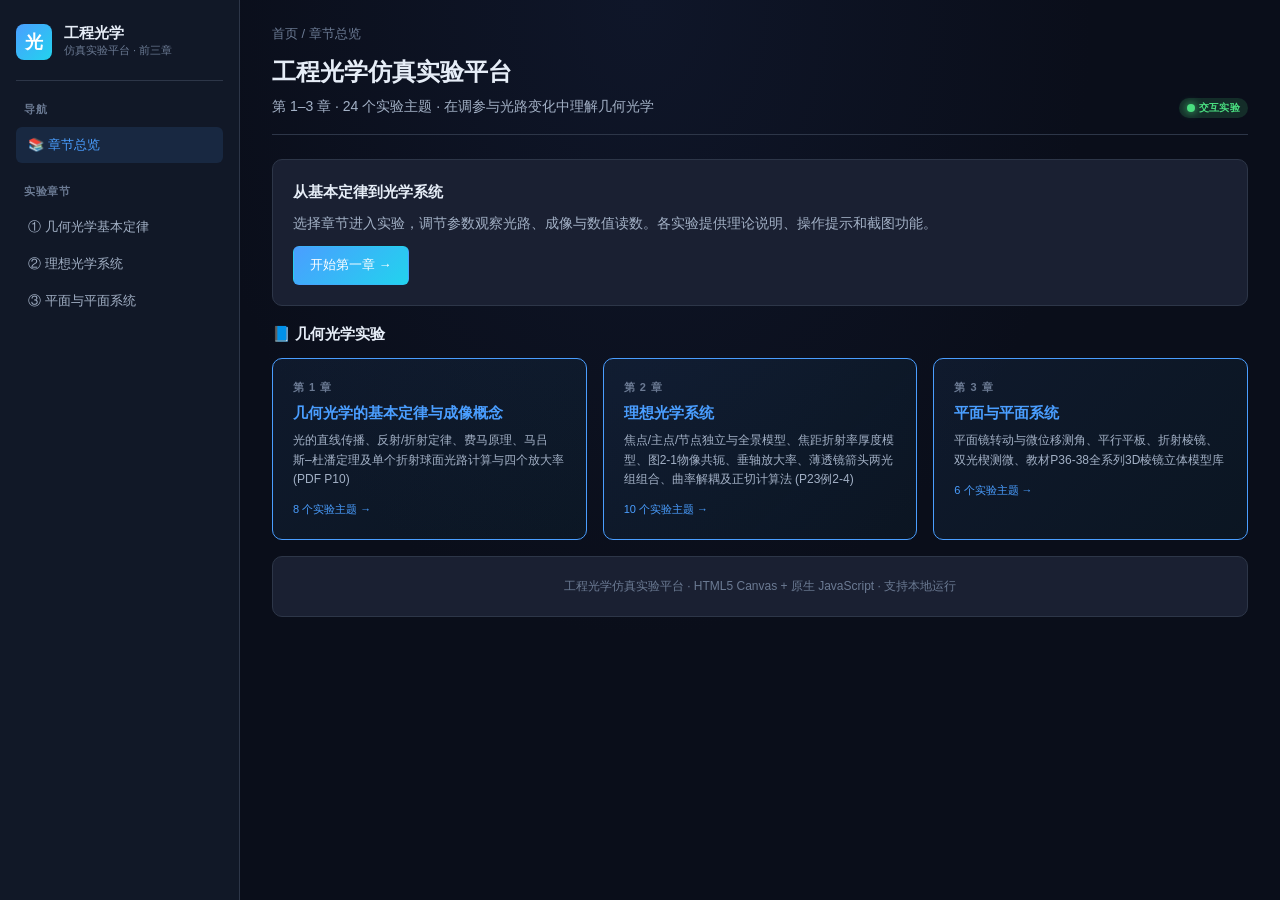
<file: index.html>
<!DOCTYPE html>
<html lang="zh-CN">
<head>
  <meta charset="UTF-8" />
  <meta name="viewport" content="width=device-width, initial-scale=1.0" />
  <title>工程光学仿真实验平台 · 第 1–3 章</title>
  <link rel="icon" type="image/svg+xml" href="favicon.svg" />
  <link rel="stylesheet" href="css/style.css?v=20260912a" />
</head>
<body>
  <div class="app">
    <aside class="sidebar">
      <div class="sidebar-header"><div class="logo">光</div><div><div class="logo-text">工程光学</div><div class="logo-subtitle">仿真实验平台 · 前三章</div></div></div>
      <div class="nav-section"><div class="nav-title">导航</div><ul class="nav-list"><li class="nav-item active"><a href="index.html">📚 章节总览</a></li></ul></div>
      <div class="nav-section"><div class="nav-title">实验章节</div><ul class="nav-list">
        <li class="nav-item"><a href="chapters/chapter1.html">① 几何光学基本定律</a></li>
        <li class="nav-item"><a href="chapters/chapter2.html">② 理想光学系统</a></li>
        <li class="nav-item"><a href="chapters/chapter3.html">③ 平面与平面系统</a></li>
      </ul></div>
    </aside>
    <main class="main">
      <div class="breadcrumb">首页 / 章节总览</div>
      <div class="page-header"><div><h1 class="page-title">工程光学仿真实验平台</h1><p class="page-subtitle">第 1–3 章 · 24 个实验主题 · 在调参与光路变化中理解几何光学</p></div><span class="pill pill-green"><span class="dot"></span> 交互实验</span></div>
      <div class="card mb-4"><div class="card-title mb-2">从基本定律到光学系统</div><p class="text-secondary">选择章节进入实验，调节参数观察光路、成像与数值读数。各实验提供理论说明、操作提示和截图功能。</p><a class="btn btn-primary mt-3" href="chapters/chapter1.html">开始第一章 →</a></div>
      <h2 class="card-title mb-3">📘 几何光学实验</h2>
      <div class="grid grid-3 mb-4" id="chapters-grid"></div>
      <div class="card mt-4"><p class="text-muted" style="font-size:12px;text-align:center;">工程光学仿真实验平台 · HTML5 Canvas + 原生 JavaScript · 支持本地运行</p></div>
    </main>
  </div>
  <script src="data/chapters.js?v=20260912a"></script>
  <script>
    const grid = document.getElementById("chapters-grid");
    CHAPTERS.forEach((chapter) => {
      const card = document.createElement("a");
      card.href = chapter.href;
      card.className = "chapter-card active";
      const number = document.createElement("div");
      number.className = "chapter-number";
      number.textContent = "第 " + chapter.id + " 章";
      const title = document.createElement("div");
      title.className = "chapter-name";
      title.textContent = chapter.name;
      const description = document.createElement("div");
      description.className = "chapter-desc";
      description.textContent = chapter.desc;
      const footer = document.createElement("div");
      footer.className = "chapter-footer";
      footer.textContent = chapter.topics.length + " 个实验主题 →";
      card.append(number, title, description, footer);
      grid.appendChild(card);
    });
  </script>
</body>
</html>
</file>
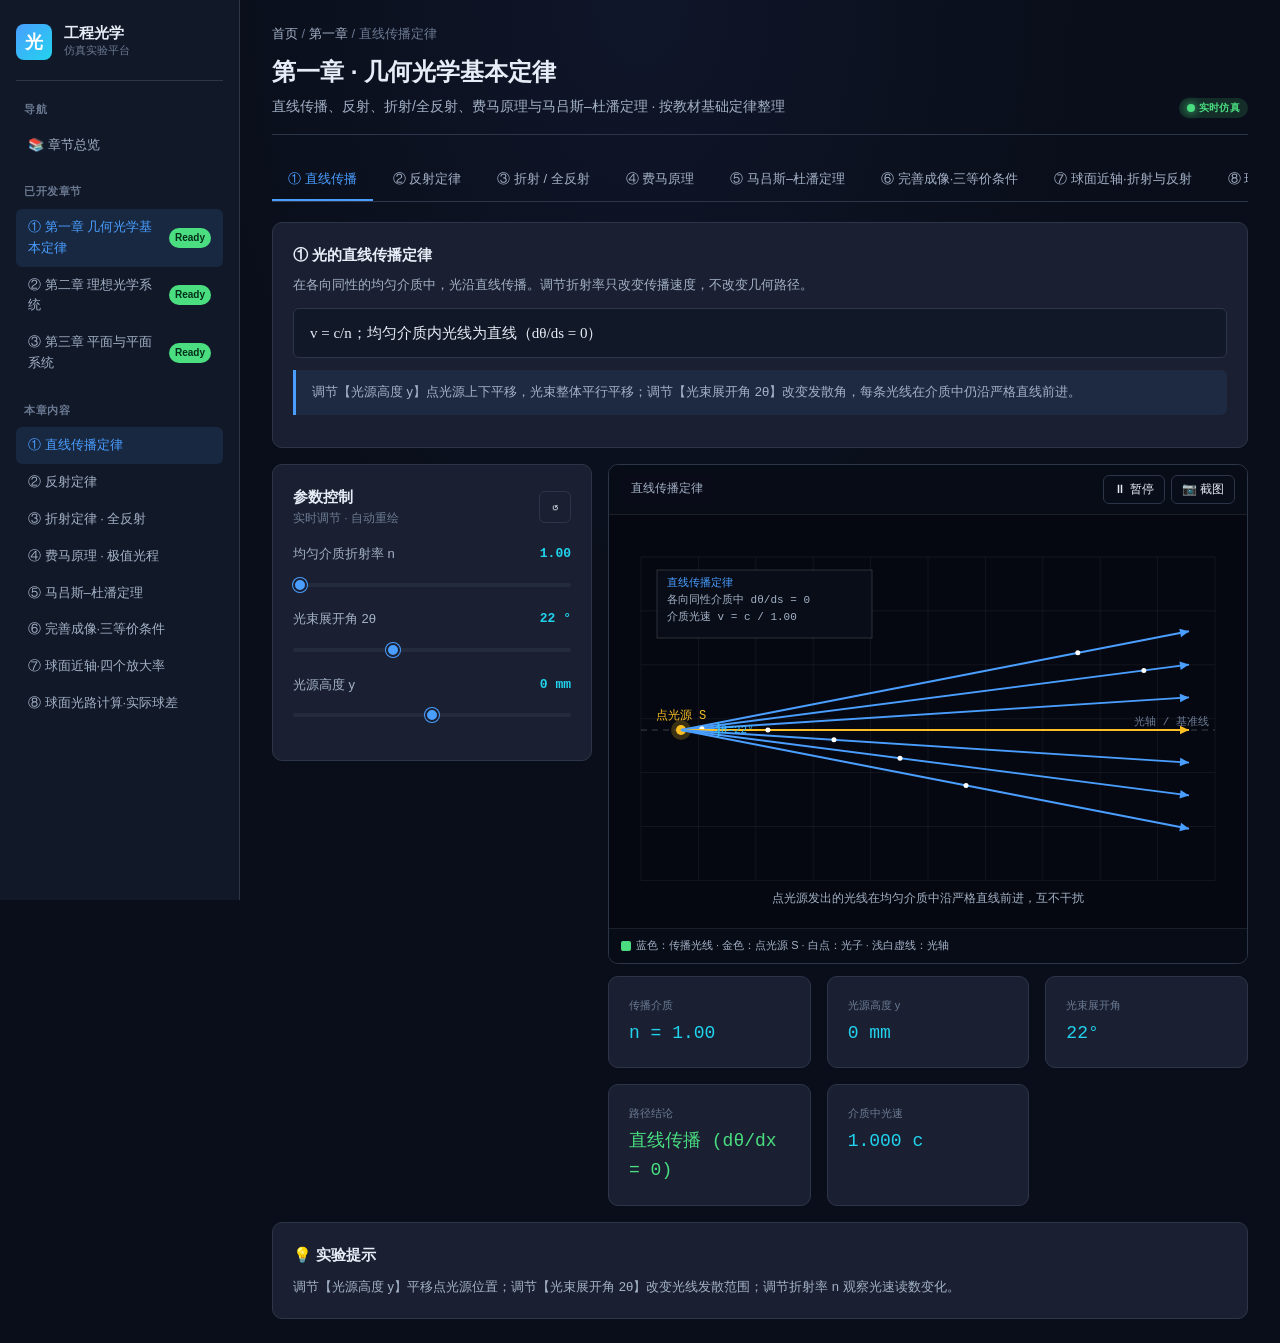
<file: chapters/chapter1.html>
<!DOCTYPE html>
<html lang="zh-CN">
<head>
  <meta charset="UTF-8" />
  <meta name="viewport" content="width=device-width, initial-scale=1.0" />
  <title>第一章 几何光学基本定律 · 工程光学仿真平台</title>
  <link rel="icon" type="image/svg+xml" href="../favicon.svg" />
  <link rel="stylesheet" href="../css/style.css?v=20260912a" />
</head>
<body>
  <div class="app">
        <aside class="sidebar">
      <div class="sidebar-header">
        <div class="logo">光</div>
        <div>
          <div class="logo-text">工程光学</div>
          <div class="logo-subtitle">仿真实验平台</div>
        </div>
      </div>

      <div class="nav-section">
        <div class="nav-title">导航</div>
        <ul class="nav-list">
          <li class="nav-item"><a href="../index.html">📚 章节总览</a></li>
        </ul>
      </div>

      <div class="nav-section">
        <div class="nav-title">已开发章节</div>
        <ul class="nav-list">
          <li class="nav-item active"><a href="chapter1.html">① 第一章 几何光学基本定律<span class="nav-badge">Ready</span></a></li>
          <li class="nav-item"><a href="chapter2.html">② 第二章 理想光学系统<span class="nav-badge">Ready</span></a></li>
          <li class="nav-item"><a href="chapter3.html">③ 第三章 平面与平面系统<span class="nav-badge">Ready</span></a></li>
        </ul>
      </div>

      <div class="nav-section">
        <div class="nav-title">本章内容</div>
        <ul class="nav-list" id="topic-nav"></ul>
      </div>
    </aside>

    <main class="main">
      <div class="breadcrumb"><a href="../index.html">首页</a> / <a href="chapter1.html">第一章</a> / <span id="bc-topic">直线传播定律</span></div>
      <div class="page-header"><div><h1 class="page-title">第一章 · 几何光学基本定律</h1><p class="page-subtitle">直线传播、反射、折射/全反射、费马原理与马吕斯–杜潘定理 · 按教材基础定律整理</p></div><span class="pill pill-green"><span class="dot"></span> 实时仿真</span></div>

      <div class="tabs" id="tabs">
        <div class="tab active" data-topic="straight">① 直线传播</div>
        <div class="tab" data-topic="reflection">② 反射定律</div>
        <div class="tab" data-topic="refraction">③ 折射 / 全反射</div>
        <div class="tab" data-topic="fermat">④ 费马原理</div>
        <div class="tab" data-topic="malus">⑤ 马吕斯–杜潘定理</div>
        <div class="tab" data-topic="perfect-imaging">⑥ 完善成像·三等价条件</div>
        <div class="tab" data-topic="sphere-paraxial">⑦ 球面近轴·折射与反射</div>
        <div class="tab" data-topic="sphere-exact">⑧ 球面实际光路·折射与反射</div>
      </div>

      <div class="card mb-4" id="theory-card"></div>
      <div class="grid workspace-grid">
        <div class="card" id="controls-panel"><div class="card-header"><div><div class="card-title">参数控制</div><div class="card-subtitle">实时调节 · 自动重绘</div></div><button class="btn btn-ghost btn-icon" id="reset-btn" title="恢复默认">↺</button></div><div id="controls"></div></div>
        <div><div class="viz-container" id="viz" style="height:500px;"><div class="viz-header"><div class="viz-title" id="viz-title">—</div><div class="viz-toolbar"><button class="btn" id="play-btn">⏸ 暂停</button><button class="btn" id="snapshot-btn">📷 截图</button></div></div><canvas id="canvas"></canvas><div class="viz-legend" id="legend"></div></div><div class="grid grid-3 mt-3" id="readouts"></div></div>
      </div>
      <div class="card mt-4"><div class="card-title mb-2">💡 实验提示</div><div class="text-secondary" id="hints" style="font-size:13px;line-height:1.8;"></div></div>
    </main>
  </div>

  <script src="../js/sim-core.js?v=20260912a"></script>
  <script src="../js/sim-geometric.js?v=20260912a"></script>
  <script>
    const TOPICS = {
      straight: { name: "直线传播定律", sidebar: "① 直线传播定律", theory: '<div class="card-title mb-2">① 光的直线传播定律</div><div class="text-secondary" style="font-size:13px;margin-bottom:12px;">在各向同性的均匀介质中，光沿直线传播。调节折射率只改变传播速度，不改变几何路径。</div><div class="formula">v = c/n；均匀介质内光线为直线（dθ/ds = 0）</div><div class="note">调节【光源高度 y】点光源上下平移，光束整体平行平移；调节【光束展开角 2θ】改变发散角，每条光线在介质中仍沿严格直线前进。</div>', hints: "调节【光源高度 y】平移点光源位置；调节【光束展开角 2θ】改变光线发散范围；调节折射率 n 观察光速读数变化。", legend: "蓝色：传播光线 · 金色：点光源 S · 白点：光子 · 浅白虚线：光轴" },
      reflection: { name: "反射定律", sidebar: "② 反射定律", theory: '<div class="card-title mb-2">② 光的反射定律</div><div class="text-secondary" style="font-size:13px;margin-bottom:12px;">反射光线、入射光线和入射点法线位于同一平面，反射角与入射角相等，且反射光线与入射光线分居法线两侧。</div><div class="formula">i = r；Δφ<sub>反射光</sub> = 2θ</div><div class="note">保持入射光线固定，旋转镜面 θ 时，法线同步旋转 θ，反射光方向随镜面转角改变 2 倍（2θ），这一性质在第三章测角模型中继续使用。</div>', hints: "改变入射光方向验证 i=r；保持入射光固定并转动镜面，观察法线转动 θ 时反射光线转动 2θ（绿色虚线为 θ=0° 时的初始反射光）。", legend: "蓝色：固定入射光 · 绿色：反射光 · 绿虚线：初始反射方向 · 黄色虚线：法线" },
      refraction: { name: "折射 / 全反射", sidebar: "③ 折射定律 · 全反射", theory: '<div class="card-title mb-2">③ 折射定律与全反射</div><div class="text-secondary" style="font-size:13px;margin-bottom:12px;">折射光线、入射光线和法线共面；入射角与折射角的正弦比由两介质折射率决定。</div><div class="formula">n₁ sin i = n₂ sin r；sin i<sub>c</sub> = n₂/n₁（n₁&gt;n₂）</div><div class="note">当光从光密介质进入光疏介质且 i≥i<sub>c</sub> 时，折射光消失，能量转为反射光，这就是全反射。</div>', hints: "把 n₁ 调大或 n₂ 调小，再逐步增加入射角，观察折射光在临界角处变为全反射。", legend: "蓝色：入射光 · 绿色：折射光 · 橙色：反射光" },
      fermat: {
        name: "费马原理与极值光程",
        sidebar: "④ 费马原理 · 极值光程",
        theory: '<div class="card-title mb-2">④ 费马原理 (Fermat\'s Principle)</div><div class="text-secondary" style="font-size:13px;margin-bottom:12px;">光在两点间传播的实际路径，是光程取极值（通常是极大、极小或恒定值，即一阶变分为零）的平稳光程路径。</div><div class="formula">δ ∫_A^B n · ds = 0 ； 几何光学基本定律均可由费马原理统一推导</div><div class="note"><b>物理意义与模型展示：</b><br>1. <b>反射极值路径：</b>在平面镜上移动测试反射点 x，从点 A 到点 B 的总光程 L(x) = |AP| + |PB| 形成下凹单峰曲线，其极值点严格对应入射角等于反射角 (i = r) 的物理路径！<br>2. <b>动态寻优：</b>可拖动【当前反射点位置】或点击播放，实时追踪光程曲线并在最优点（绿色虚线）处驻留。</div>',
        hints: "调节【当前反射点位置】观察下方坐标系中的测试黄点沿光程曲线移动；当光程达到理论最小值（绿色虚线）时，入射角严格等于反射角。",
        legend: "蓝色/绿色：入射与反射光线 · 紫色曲线：总光程 L(x) · 金色圆点：当前测试点 · 绿色虚线：极值最优点",
      },
      malus: { name: "马吕斯–杜潘定理", sidebar: "⑤ 马吕斯–杜潘定理", theory: '<div class="card-title mb-2">⑤ 马吕斯–杜潘定理（几何光学正交光线束）</div><div class="text-secondary" style="font-size:13px;margin-bottom:12px;">与第十一章偏振光的马吕斯偏振定律不同，本章讨论的是正交光线束与等光程波面定理：垂直于某一波面的光线束，经各向同性介质任意次反射或折射后，各光线仍与出射等光程波面严格正交。</div><div class="formula">光线方向 ∥ ∇S；n₁sin i = n₂sin r；等光程面 OPL = n₁s₁ + n₂s₂ = C ⟂ 光线</div><div class="note"><b>物理意义与双波面验证：</b><br>1. <b>平面波：</b>平行光束与平面波前正交，折射后仍为平面波面且处处垂直。<br>2. <b>球面波：</b>点光源 S 发出同心光束（球面波面 Σ₁），经界面折射后虽产生像差，但各光线到达出射波面 Σ₂ 的光程恒定（OPL 恒为常数），折射光线处处与新波面垂直正交！</div>', hints: "可在控制面板顶部切换【平面波 (平行光)】与【球面波 (点光源)】形态；调节折射率比、点光源物距与孔径角，观察折射光线与等光程波面始终保持 90° 正交标注。", legend: "蓝/绿：入射与折射光线 · 蓝/绿弧线：波面 Σ₁, Σ₂ · 橙色：全反射 · 90°/角符：正交标示" },
      "perfect-imaging": {
        name: "完善成像的基本概念与三个等价条件 (教材第二页)",
        sidebar: "⑥ 完善成像·三等价条件",
        theory: '<div class="card-title mb-2">⑥ 成像的基本概念与完善成像条件 (教材第 2 页)</div><div class="text-secondary" style="font-size:13px;margin-bottom:12px;">光学系统的作用之一是对物体成像。若一个物点对应的一束同心光束，经光学系统后仍为同心光束，该光束的中心即为该物点的完善像点。物体上每个点经光学系统后所成完善像点的集合就是该物体经光学系统后的完善像。</div><div class="formula-label">物像空间与实虚定义 (教材 P2)</div><div class="formula">物空间与像空间范围均为 (−∞, +∞)；<br>实际光线相交 ⇛ 实物 / 实像； 光线反向延长线相交 ⇛ 虚物 / 虚像</div><div class="formula-label">光学系统成完善像的三个等价条件 (满足其一即全部满足)</div><div class="formula">① <b>入射波面是球面波时，出射波面也是球面波</b>；<br>② <b>入射光是同心光束时，出射光也是同心光束</b>；<br>③ <b>物点及其像点之间任意两条光路的光程相等</b>：(AA′)₁ = (AA′)₂ = ... = 常数 (ΔOPL ≡ 0)</div><div class="note"><b>三大条件的内在统一性与物理实质：</b><br>1. <b>马吕斯–杜潘定理桥梁：</b>根据马吕斯定理，光线束恒垂直于等光程波面。同心光线束的正交波面必定是以其汇聚中心为球心的同心球面波，因此条件①与条件②互为充要条件。<br>2. <b>费马原理与零波像差：</b>同一波前各点到像点的光程恒等，由物点到像点的任意光路总光程必恒等，即条件③等价于无波像差 (ΔW = 0)。<br>3. <b>像差产生的本质：</b>当任何一个条件不满足（如球差导致光束不再同心交于一点），出射波面必定偏离球面，各光线光程也必定不相等，三者同步被破坏！</div>',
        hints: "可在控制面板切换【综合三等价】、【① 球面波面】、【② 同心光束】与【③ 任意光路等光程】四种视角；对比【完善成像系统】与【非完善系统 (产生球差)】，观察出射波面变形、焦散弥散斑与光程差 ΔOPL 的同步涌现。",
        legend: "金色：物点 A 及同心光束 · 绿色：完善像点 A′ · 橙色：球差弥散斑与像差波面 · 弧线：球面波面 Σ₁, Σ₂ · ⊥：正交符"
      },
      "sphere-paraxial": {
        name: "单个球面 (折射与反射) · 近轴光路与四个放大率",
        sidebar: "⑦ 球面近轴·四个放大率",
        theory: '<div class="card-title mb-2">⑦ 单个球面 (折射与反射) · 近轴光路与四个放大率 (教材 P3-5 / PDF 第10页)</div><div class="text-secondary" style="font-size:13px;margin-bottom:12px;">在近轴区 (sinθ ≈ θ)，物点与像点一一对应。折射球面与反射球面镜遵循统一的高斯共轭规律 (反射镜令 n′ = −n)。</div><div class="formula-label">折射球面物像公式与焦距 (式 1-10 ~ 1-12)</div><div class="formula">n′/l′ − n/l = (n′ − n)/r = Φ；  f = −nr/(n′−n)，f′ = n′r/(n′−n)</div><div class="formula-label">球面反射镜公式 (令 n′ = −n，凹面镜 r&lt;0，凸面镜 r&gt;0)</div><div class="formula">1/l′ + 1/l = 2/r = 1/f；  f = f′ = r/2；  凹面镜会聚，凸面镜发散</div><div class="formula-label">近轴光线光路计算与近轴孔径高 h (式 1-5 ~ 1-8)</div><div class="formula">u ≈ h/|l|，  i = (l−r)u/r，  i′ = (n/n′)i，  u′ = u + i − i′，  l′ = r(1 + i′/u′)</div><div class="formula-label">四个放大率计算体系 (教材表 1-2)</div><div class="formula">① 垂轴放大率 (横向线放大率): β = y′/y = n l′ / (n′ l) = (l′ − r)/(l − r)<br>② 轴向放大率 (纵向放大率): α = dl′/dl = (n′/n) β²<br>③ 角放大率: γ = u′/u = (n/n′)(1/β) = l/l′<br>④ 面积放大率 (垂轴截面): S = β²； 体积放大率: V = αβ² = (n′/n) β⁴</div><div class="note"><b>放大率规律与物理意义：</b><br>1. 放大率基本关系恒成立：<b>α · γ = β</b>。<br>2. <b>拉赫不变量</b> (Lagrange-Helmholtz Invariant)：J = n y u = n′ y′ u′ = 常数。<br>3. <b>孔径高与面型切换：</b>可在控制面板选择【折射球面】或【反射球面镜】；调节【近轴孔径高 h】实时改变孔径光线高度与孔径角 u、u′。</div>',
        hints: "可在控制面板切换【折射球面】与【反射球面镜】；调节近轴孔径高 h 观察孔径光线位置与孔径角 u, u′ 动态变化；调节曲率半径 r、物距 l 与物高 y，观察实像/虚像与四大放大率。",
        legend: "金色：物 A · 绿色/紫色：实像/虚像 A′ · 天蓝：近轴孔径光线(h) · 蓝/黄/青：经典成像光线 · 橙色：球心 C"
      },
      "sphere-exact": {
        name: "单个球面 (折射与反射) · 实际光路追迹与球差",
        sidebar: "⑧ 球面光路计算·实际球差",
        theory: '<div class="card-title mb-2">⑧ 单个球面 (折射与反射) · 实际光线光路追踪 (教材 P3-4 / PDF 第10页)</div><div class="text-secondary" style="font-size:13px;margin-bottom:12px;">对于大孔径角 U 的实际光线，必须严格依据折射/反射定律进行三角追踪。不同孔径光线交轴点与近轴焦点之差即为纵向球差。</div><div class="formula-label">折射球面实际光线计算公式 (式 1-1 ~ 1-4)</div><div class="formula">sin I = (L − r) · (sin U / r)<br>sin I′ = (n / n′) · sin I   (折射定律，|sin I′| &gt; 1 时发生全反射)<br>U′ = U + I − I′<br>L′ = r · (1 + sin I′ / sin U′)</div><div class="formula-label">球面反射镜实际光线计算公式 (I′ = −I)</div><div class="formula">sin I = (L − r) · (sin U / r)<br>U′ = U + 2I<br>L′ = r · (1 − sin I / sin U′)</div><div class="formula-label">纵向球差与实际放大率</div><div class="formula">纵向球差: δL′ = L′ − l′  (实际像方截距 L′ 与近轴像距 l′ 的偏离量)<br>实际垂轴放大率: β<sub>real</sub> = (L′ − r)/(L − r) = n sin U / (n′ sin U′)<br>实际角放大率: γ<sub>real</sub> = tan U′ / tan U</div><div class="note"><b>物理现象与球差焦散线：</b><br>1. 随着孔径角 U 增大，边缘光线偏折加剧，交轴截距 L′ 与近轴焦点 l′ 分离，形成<b>球差</b>。<br>2. 无论是折射界面还是反射球面镜，不同孔径辅助光束均展现出特征包络焦散线 (Caustic)。</div>',
        hints: "可在控制面板切换【折射球面】与【反射球面镜】；调节孔径角 U 观察实际光线交轴点 L′ 与近轴像距 l′ 的偏差（纵向球差 δL′）；改变物方截距 L 与曲率半径 r，验证球差焦散线。",
        legend: "蓝色：实际入射光 · 绿色：实际折射/反射光 · 黄色虚线：法线 · 青色点：近轴像距 l′ · 橙色线段：纵向球差 δL′"
      },
    };
    const tabs = document.querySelectorAll("#tabs .tab");
    const nav = document.getElementById("topic-nav");
    Object.entries(TOPICS).forEach(([key, topic], index) => { const li = document.createElement("li"); li.className = "nav-item" + (index === 0 ? " active" : ""); li.innerHTML = `<a href="#" data-key="${key}">${topic.sidebar}</a>`; nav.appendChild(li); });
    const navItems = [...nav.querySelectorAll(".nav-item")];
    let simInstance;
    function switchTopic(key) {
      const topic = TOPICS[key];
      tabs.forEach((tab) => tab.classList.toggle("active", tab.dataset.topic === key));
      navItems.forEach((item) => item.classList.toggle("active", item.querySelector("a").dataset.key === key));
      document.getElementById("theory-card").innerHTML = topic.theory;
      document.getElementById("bc-topic").textContent = topic.name;
      document.getElementById("viz-title").textContent = topic.name;
      document.getElementById("hints").innerHTML = topic.hints;
      document.getElementById("legend").innerHTML = `<div class="viz-legend-item"><span class="viz-legend-dot" style="background:#4ade80"></span>${topic.legend}</div>`;
      if (simInstance) simInstance.destroy();
      simInstance = new GeometricSim("canvas", "controls", key);
      document.getElementById("play-btn").textContent = simInstance.params.play ? "⏸ 暂停" : "▶ 播放";
      document.getElementById("reset-btn").onclick = () => { simInstance.reset(); document.getElementById("play-btn").textContent = simInstance.params.play ? "⏸ 暂停" : "▶ 播放"; };
      document.getElementById("play-btn").onclick = (event) => simInstance.togglePlay(event.currentTarget);
      document.getElementById("snapshot-btn").onclick = () => simInstance.snapshot();
    }
    tabs.forEach((tab) => tab.addEventListener("click", () => switchTopic(tab.dataset.topic)));
    navItems.forEach((item) => item.querySelector("a").addEventListener("click", (event) => { event.preventDefault(); switchTopic(event.currentTarget.dataset.key); }));
    document.addEventListener("DOMContentLoaded", () => switchTopic("straight"));
  </script>
</body>
</html>
</file>
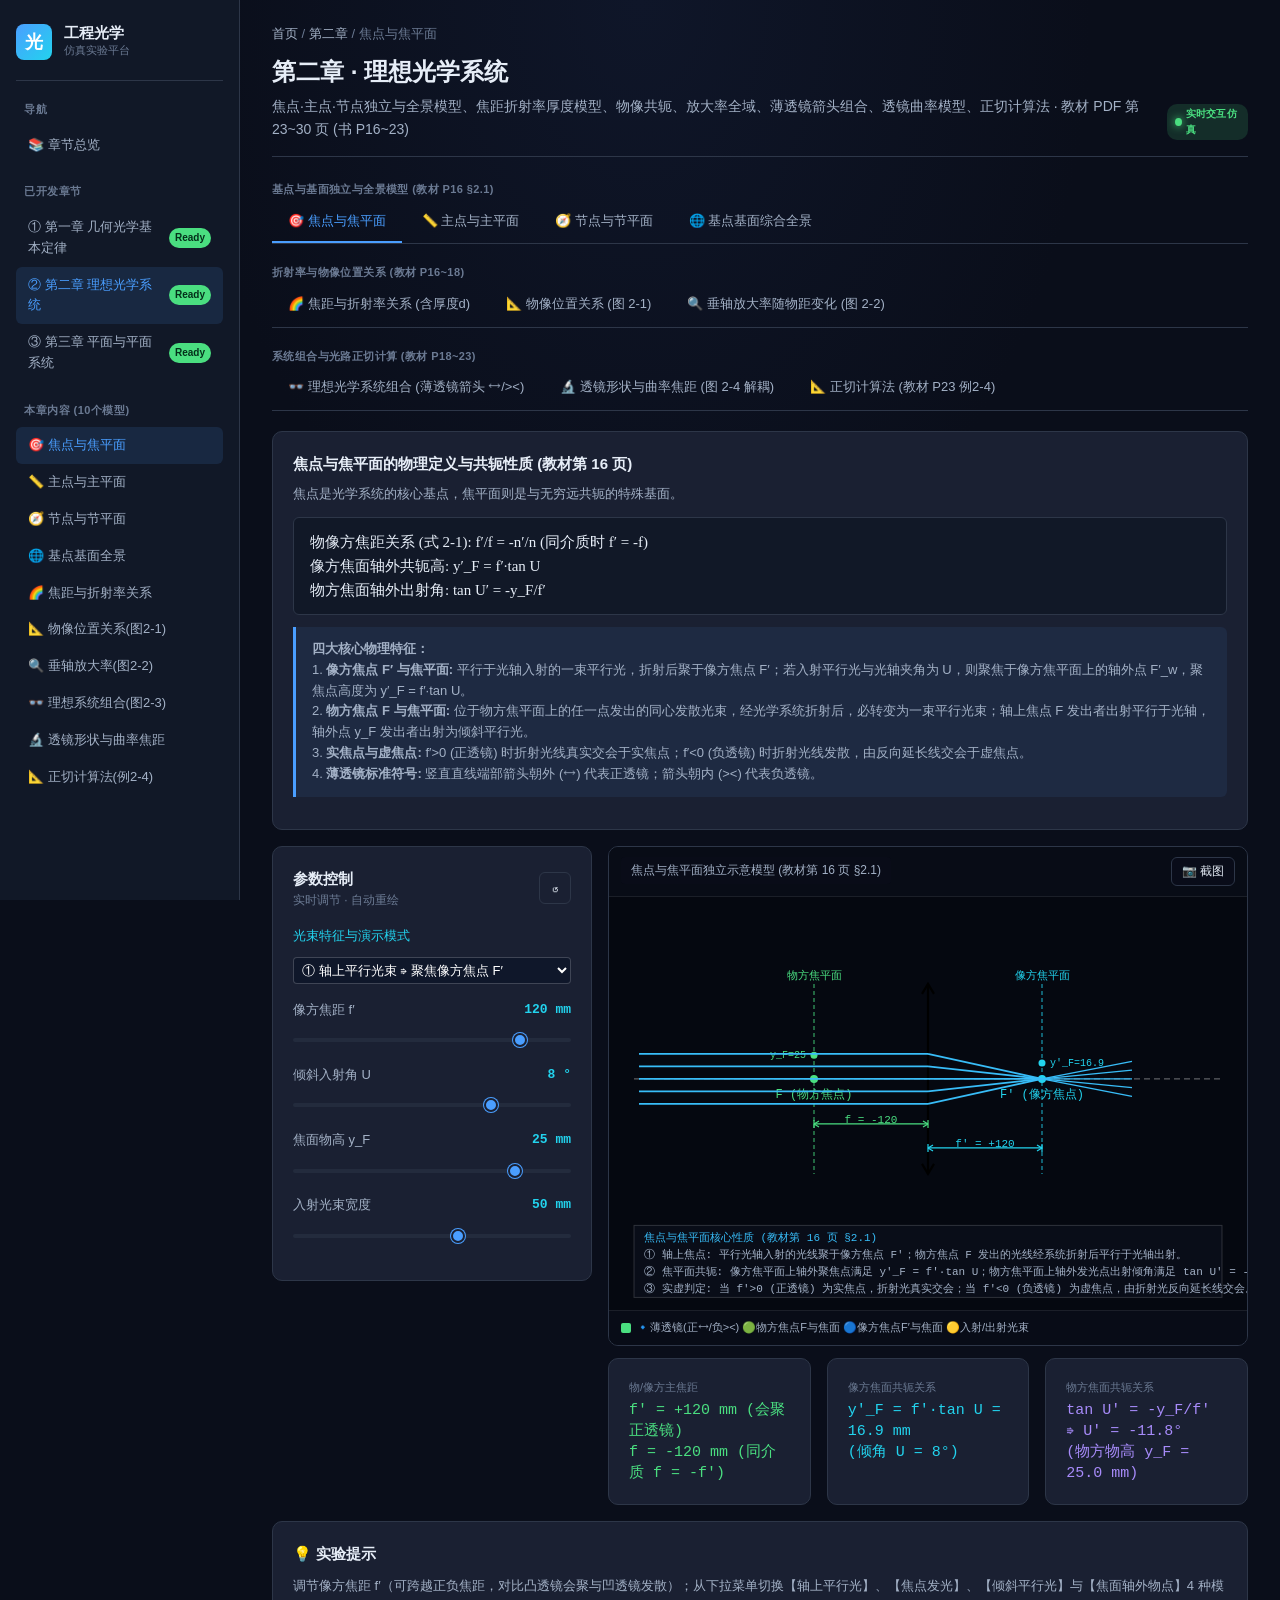
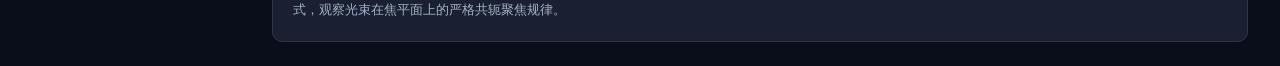
<file: chapters/chapter2.html>
<!DOCTYPE html>
<html lang="zh-CN">
<head>
  <meta charset="UTF-8" />
  <meta name="viewport" content="width=device-width, initial-scale=1.0" />
  <title>第二章 理想光学系统 · 工程光学仿真平台</title>
  <link rel="icon" type="image/svg+xml" href="../favicon.svg" />
  <link rel="stylesheet" href="../css/style.css?v=20260912a" />
</head>
<body>
  <div class="app">
    <aside class="sidebar">
      <div class="sidebar-header">
        <div class="logo">光</div>
        <div>
          <div class="logo-text">工程光学</div>
          <div class="logo-subtitle">仿真实验平台</div>
        </div>
      </div>

      <div class="nav-section">
        <div class="nav-title">导航</div>
        <ul class="nav-list">
          <li class="nav-item"><a href="../index.html">📚 章节总览</a></li>
        </ul>
      </div>

      <div class="nav-section">
        <div class="nav-title">已开发章节</div>
        <ul class="nav-list">
          <li class="nav-item"><a href="chapter1.html">① 第一章 几何光学基本定律<span class="nav-badge">Ready</span></a></li>
          <li class="nav-item active"><a href="chapter2.html">② 第二章 理想光学系统<span class="nav-badge">Ready</span></a></li>
          <li class="nav-item"><a href="chapter3.html">③ 第三章 平面与平面系统<span class="nav-badge">Ready</span></a></li>
        </ul>
      </div>

      <div class="nav-section">
        <div class="nav-title">本章内容 (10个模型)</div>
        <ul class="nav-list" id="topic-nav">
          <!-- Dynamically populated by JS -->
        </ul>
      </div>
    </aside>

    <main class="main">
      <div class="breadcrumb"><a href="../index.html">首页</a> / <a href="chapter2.html">第二章</a> / <span id="bc-topic">焦点与焦平面</span></div>
      <div class="page-header">
        <div>
          <h1 class="page-title">第二章 · 理想光学系统</h1>
          <p class="page-subtitle">焦点·主点·节点独立与全景模型、焦距折射率厚度模型、物像共轭、放大率全域、薄透镜箭头组合、透镜曲率模型、正切计算法 · 教材 PDF 第 23~30 页 (书 P16~23)</p>
        </div>
        <span class="pill pill-green"><span class="dot"></span> 实时交互仿真</span>
      </div>

      <div class="chapter9-tab-group-title">基点与基面独立与全景模型 (教材 P16 §2.1)</div>
      <div class="tabs" id="cardinal-tabs">
        <div class="tab active" data-topic="focal-plane">🎯 焦点与焦平面</div>
        <div class="tab" data-topic="principal-plane">📏 主点与主平面</div>
        <div class="tab" data-topic="nodal-plane">🧭 节点与节平面</div>
        <div class="tab" data-topic="cardinal">🌐 基点基面综合全景</div>
      </div>

      <div class="chapter9-tab-group-title">折射率与物像位置关系 (教材 P16~18)</div>
      <div class="tabs" id="image-tabs">
        <div class="tab" data-topic="focal-index">🌈 焦距与折射率关系 (含厚度d)</div>
        <div class="tab" data-topic="gauss-newton">📐 物像位置关系 (图 2-1)</div>
        <div class="tab" data-topic="magnification">🔍 垂轴放大率随物距变化 (图 2-2)</div>
      </div>

      <div class="chapter9-tab-group-title">系统组合与光路正切计算 (教材 P18~23)</div>
      <div class="tabs" id="combo-tabs">
        <div class="tab" data-topic="ideal-combo">👓 理想光学系统组合 (薄透镜箭头 ⟷/&gt;&lt;)</div>
        <div class="tab" data-topic="thick-lens">🔬 透镜形状与曲率焦距 (图 2-4 解耦)</div>
        <div class="tab" data-topic="tangent-method">📐 正切计算法 (教材 P23 例2-4)</div>
      </div>

      <div class="card mb-4" id="theory-card"></div>
      
      <div class="grid workspace-grid">
        <div class="card" id="controls-panel">
          <div class="card-header">
            <div>
              <div class="card-title">参数控制</div>
              <div class="card-subtitle">实时调节 · 自动重绘</div>
            </div>
            <button class="btn btn-ghost btn-icon" id="reset-btn" title="恢复默认">↺</button>
          </div>
          <div id="controls"></div>
        </div>
        <div>
          <div class="viz-container" id="viz" style="height:500px;">
            <div class="viz-header">
              <div class="viz-title" id="viz-title">仿真视图</div>
              <div class="viz-toolbar">
                <button class="btn" id="play-btn">▶ 播放</button>
                <button class="btn" id="snapshot-btn">📷 截图</button>
              </div>
            </div>
            <canvas id="canvas"></canvas>
            <div class="viz-legend" id="legend"></div>
          </div>
          <div class="grid grid-3 mt-3" id="readouts"></div>
        </div>
      </div>
      <div class="card mt-4">
        <div class="card-title mb-2">💡 实验提示</div>
        <div class="text-secondary" id="hints" style="font-size:13px;line-height:1.8;"></div>
      </div>
    </main>
  </div>
  <script src="../js/sim-core.js?v=20260912a"></script>
  <script src="../js/sim-geometric.js?v=20260912a"></script>
  <script>
    const TOPICS = {
      "focal-plane": {
        name: "焦点与焦平面独立示意模型 (教材第 16 页 §2.1)",
        sidebar: "🎯 焦点与焦平面",
        theory: '<div class="card-title mb-2">焦点与焦平面的物理定义与共轭性质 (教材第 16 页)</div><div class="text-secondary" style="font-size:13px;margin-bottom:12px;">焦点是光学系统的核心基点，焦平面则是与无穷远共轭的特殊基面。</div><div class="formula">物像方焦距关系 (式 2-1): f′/f = -n′/n (同介质时 f′ = -f)<br>像方焦面轴外共轭高: y′_F = f′·tan U<br>物方焦面轴外出射角: tan U′ = -y_F/f′</div><div class="note"><b>四大核心物理特征：</b><br>1. <b>像方焦点 F′ 与焦平面:</b> 平行于光轴入射的一束平行光，折射后聚于像方焦点 F′；若入射平行光与光轴夹角为 U，则聚焦于像方焦平面上的轴外点 F′_w，聚焦点高度为 y′_F = f′·tan U。<br>2. <b>物方焦点 F 与焦平面:</b> 位于物方焦平面上的任一点发出的同心发散光束，经光学系统折射后，必转变为一束平行光束；轴上焦点 F 发出者出射平行于光轴，轴外点 y_F 发出者出射为倾斜平行光。<br>3. <b>实焦点与虚焦点:</b> f′>0 (正透镜) 时折射光线真实交会于实焦点；f′<0 (负透镜) 时折射光线发散，由反向延长线交会于虚焦点。<br>4. <b>薄透镜标准符号:</b> 竖直直线端部箭头朝外 (⟷) 代表正透镜；箭头朝内 (><) 代表负透镜。</div>',
        hints: "调节像方焦距 f′（可跨越正负焦距，对比凸透镜会聚与凹透镜发散）；从下拉菜单切换【轴上平行光】、【焦点发光】、【倾斜平行光】与【焦面轴外物点】4 种模式，观察光束在焦平面上的严格共轭聚焦规律。",
        legend: "🔹薄透镜(正⟷/负><) 🟢物方焦点F与焦面 🔵像方焦点F′与焦面 🟡入射/出射光束"
      },
      "principal-plane": {
        name: "主点与主平面独立示意模型 (教材第 16 页 §2.1)",
        sidebar: "📏 主点与主平面",
        theory: '<div class="card-title mb-2">主点与主平面：垂轴放大率 β = +1 的共轭平面 (教材第 16 页)</div><div class="text-secondary" style="font-size:13px;margin-bottom:12px;">主平面是表征理想光学系统横向放大性质与折射位置基准的关键基面。</div><div class="formula">垂轴放大率定义: β = y′_H / y_H = +1.000<br>主面截距高度恒等: h′ ≡ h (光线在两主面之间平行光轴等高传递)<br>角偏折量: tan U′ - tan U = -h / f′</div><div class="note"><b>核心性质精析：</b><br>1. <b>等高传递性 (h′ = h):</b> 任何光线自物方入射到物方主面 H，交点高度为 h；则对应的出射共轭光线必自像方主面 H′ 的完全相同高度 h′ 处出射！两主面之间光线恒作水平平移。<br>2. <b>β = +1 的物理意义:</b> 在物方主面上放置任意高度的物体 y_H，其在像方主面上成的共轭像大小严格相等、方向严格相同 (y′_H = y_H)，既不倒立也不缩放。<br>3. <b>距离度量基准:</b> 理想光学系统中，物距 l 恒以物主点 H 为度量起点；像距 l′ 恒以像主点 H′ 为度量起点。物方焦距 f = HF，像方焦距 f′ = H′F′。</div>',
        hints: "调节入射高度 h 与入射角 U，观察光线穿过主平面时 Q(H,h) 至 Q′(H′,h) 的等高水平连线；勾选【在主面上放置物体】，动态验证两主面共轭物像垂轴放大率严格等于 +1.000；调节主面间距 d_H 可观察薄透镜重合 (d_H=0) 与厚透镜分离。",
        legend: "🔹物方主面H 🔷像方主面H′ 🟡等高光线(h′=h) 🟣主面共轭物像(β=+1)"
      },
      "nodal-plane": {
        name: "节点与节平面独立示意模型 (教材第 16 页 §2.1 式 2-3)",
        sidebar: "🧭 节点与节平面",
        theory: '<div class="card-title mb-2">节点与节平面：角放大率 γ = +1 的共轭点 (教材第 16 页)</div><div class="text-secondary" style="font-size:13px;margin-bottom:12px;">节点是决定光线方向不发生角偏折的关键共轭点，其位置受介质折射率直接控制。</div><div class="formula">角放大率定义: γ = tan U′ / tan U = +1.000 (出射光与入射光严格平行)<br>节点坐标 (式 2-3): x_J = f′ , x′_J = f<br>节点相对主面位移: Δ_J = f + f′ = f′(1 - n/n′)</div><div class="note"><b>节点与介质核心规律：</b><br>1. <b>方向不变性 (γ = +1):</b> 凡是瞄准物方节点 J 入射的光线（倾角为 U），折射后必通过像方节点 J′，且出射倾角 U′ 严格等于入射角 U，光线方向绝不改变。<br>2. <b>同一介质 (n = n′):</b> 此时 f = -f′，节点相对主面位移 Δ_J = 0！因此在空气中的光学系统中，节平面与主平面完全重合 (J ≡ H, J′ ≡ H′)。<br>3. <b>不同介质 (n ≠ n′):</b> 如人眼模型 (外侧空气 n=1.0，内侧房水/玻璃体 n′=1.336) 或水下镜头，物像方焦距不等，节平面明显脱离主平面发生位移 Δ_J！</div>',
        hints: "可直接选择【人眼光学模型】、【物像同在空气中】或【水下物镜】预设；调节入射角 U，动态检验出射角与入射角完全相等 (γ = 1.000)；调节 n 与 n′，观察节点 J, J′ 相对主面 H, H′ 的位移过程。",
        legend: "🔹主平面H,H′ 🟡节平面J,J′ 🟢平行共轭光线(U′=U) 🟣位移量Δ_J"
      },
      "cardinal": {
        name: "基点与基面综合全景模型 (教材 P16 §2.1)",
        sidebar: "🌐 基点基面全景",
        theory: '<div class="card-title mb-2">理想光学系统的三对基点与基面全景图 (教材第 16 页)</div><div class="text-secondary" style="font-size:13px;margin-bottom:12px;">同屏综合展示焦点 (F, F′)、主点 (H, H′) 与节点 (J, J′) 及三对基面与全套特征光路追迹。</div><div class="formula">物像方焦距关系 (式 2-1): f′/f = -n′/n<br>节点位移关系 (式 2-3): Δ_J = f + f′ = f′(1 - n/n′)<br>高斯成像公式: f′/l′ + f/l = 1</div><div class="note"><b>三对基面功能总揽：</b><br>• <b>焦平面 (F, F′):</b> 决定系统的聚光与准直能力，与无穷远共轭；<br>• <b>主平面 (H, H′):</b> 垂轴放大率 β = +1，等高传递 h′=h，为物距与像距的起算基准；<br>• <b>节平面 (J, J′):</b> 角放大率 γ = +1，穿过节点光线平行无偏角，n=n′ 时与主面重合。</div>',
        hints: "调节物距与物高，观察三条经典特征光线（平行光轴过焦点、过主面等高传递、过节点平行出射）在像点处的完美重合；调节 n 与 n′ 可观察节平面的联动平移。",
        legend: "🔹物/像 🔸主平面(β=+1) 🟡节平面(γ=+1) 🟢焦平面"
      },
      "focal-index": {
        name: "焦距与折射率及厚度关系模型 (教材 P16 式 2-1 与 P20 式 2-13, 2-14)",
        sidebar: "🌈 焦距与折射率关系",
        theory: '<div class="card-title mb-2">焦距与折射率关系 · 介质环境效应与中心厚度贡献 (教材 P16 & P20)</div><div class="text-secondary" style="font-size:13px;margin-bottom:12px;">透镜的焦距取决于材料折射率 n_g、环境折射率 n₀、前后曲率半径 r₁, r₂ 以及中心厚度 d。</div><div class="formula">厚透镜精确光焦度公式 (教材 P20 式 2-14):<br>Φ = [(n_g - n₀)/n₀](1/r₁ - 1/r₂) + [(n_g - n₀)²/(n_g n₀)]·d/(r₁r₂)<br>f′ = 1/Φ  (薄透镜为 d=0 的极限情形)</div><div class="note"><b>物理现象与厚度效应深度剖析：</b><br>1. <b>中心厚度 d 贡献项:</b> 式中第二项为厚度附加项，当透镜较厚且曲率较小时，中心厚度会显著改变系统总光焦度；d=0 时精确退化为经典薄透镜公式。<br>2. <b>介质折射率匹配 (n_g = n₀):</b> 透镜置于折射率相同的介质中（如玻璃放入匹配浸油），两相界面无任何折射，平行光直通穿过，透镜完全“隐形”，f′→∞。<br>3. <b>介质反向效应 (n_g < n₀):</b> 当环境折射率高于透镜时（如水中的空气泡或高折射率液体中的低折射率透镜），几何双凸透镜反转为发散负透镜！</div>',
        hints: "调节中心厚度 d，观察透镜实体厚度与光焦度数值的实时变化；调节环境折射率 n₀ 与材料折射率 n_g，体验平行光束从会聚到直穿再到发散的逆转过程；右侧图表支持切换以 n₀、n_g 或厚度 d 作为横轴绘制关系曲线。",
        legend: "🔹透镜实体(含厚度d) 🔸折射光束 🟢焦点F′ 🟣f′-X 关系曲线 🟡当前工作点"
      },
      "gauss-newton": {
        name: "理想光学系统的物像位置关系 (教材第 17 页 图 2-1)",
        sidebar: "📐 物像位置关系(图2-1)",
        theory: '<div class="card-title mb-2">理想光学系统的物像位置关系 · 图 2-1 经典作图 (教材第 17 页)</div><div class="text-secondary" style="font-size:13px;margin-bottom:12px;">100% 还原蔡怀宇教材图 2-1 的作图法则与几何标尺体系，统一牛顿公式与高斯公式。</div><div class="formula">牛顿公式 (式 2-4): x·x′ = f·f′<br>高斯公式 (式 2-5): f′/l′ + f/l = 1 (同介质时 1/l′ - 1/l = 1/f′)<br>垂轴放大率 (式 2-6): β = y′/y = -f/x = -x′/f′ = l′/l</div><div class="note"><b>图 2-1 作图特征光线：</b><br>1. <b>第一条特征光线 (顶线):</b> 自物点 A 平行光轴入射至物主面 Q，水平传递至像主面 Q′ (高度均为 y)，折射后穿过像方焦点 F′ 到达像点 A′。<br>2. <b>第二条特征光线 (底线):</b> 自物点 A 穿过物方焦点 F 入射至物主面 (高度为 -y′)，水平传递至像主面后，平行于光轴出射至像点 A′。<br>3. 坐标符号规则：H 到 F 为 -f，H 到 B 为 -l，F 到 B 为 -x；H′ 到 F′ 为 f′，F′ 到 B′ 为 x′，H′ 到 B′ 为 l′。</div>',
        hints: "调节物距 l、焦距 f′ 与物高 y，观察牛顿坐标 (-x, x′) 与高斯坐标 (-l, l′) 的实时联动；下方公式核验卡片实时计算 xx′ 与 ff′，绝对误差恒等于 0.00。",
        legend: "🔹物点A/B 🔸像点A′/B′ 🟡主面截距Q/Q′ 🟢焦点F/F′"
      },
      "magnification": {
        name: "垂轴放大率随物距的变化 (教材第 18 页 图 2-2 及 表 2-2)",
        sidebar: "🔍 垂轴放大率(图2-2)",
        theory: '<div class="card-title mb-2">垂轴放大率 β 随物距 l 的变化关系 (教材第 18 页 图 2-2 & 表 2-2)</div><div class="text-secondary" style="font-size:13px;margin-bottom:12px;">薄透镜系统采用标准实线加向外/向内箭头符号，依据 β 深度分析成像虚实大小正反。</div><div class="formula">β = y′/y = l′/l = f′/(l + f′)</div><div class="note"><b>薄透镜符号与全区域成像性质表 (表 2-2)：</b><br>• <b>正透镜 (f′>0，箭头向外 ⟷):</b><br>&nbsp;&nbsp;区域 I (-∞, -2f′): 倒立缩小实像 (-1 < β < 0，实物)<br>&nbsp;&nbsp;区域 II (-2f′, -f′): 倒立放大实像 (β < -1，实物)<br>&nbsp;&nbsp;区域 III (-f′, 0): 正立放大虚像 (β > 1，实物)<br>&nbsp;&nbsp;区域 IV (0, +∞): 正立缩小实像 (0 < β < 1，虚物)<br>• <b>负透镜 (f′<0，箭头向内 ><):</b><br>&nbsp;&nbsp;区域 I (-∞, 0): 正立缩小虚像 (0 < β < 1，实物)<br>&nbsp;&nbsp;区域 II (0, |f|): 正立放大实像 (β > 1，虚物)<br>&nbsp;&nbsp;区域 III (|f|, 2|f|): 倒立放大虚像 (β < -1，虚物)<br>&nbsp;&nbsp;区域 IV (2|f|, +∞): 倒立缩小虚像 (-1 < β < 0，虚物)</div>',
        hints: "可切换【正透镜组 (f′>0，⟷)】与【负透镜组 (f′<0，><)】；拖动物距滑块可跨越实物 (l<0) 与虚物 (l>0) 全区域，右侧图表实时高亮所在区域罗马数字与渐近双曲线工作点。",
        legend: "🔹薄透镜符号 🔸实像/虚像 🟢β-l 双曲线 🟡当前工作点"
      },
      "ideal-combo": {
        name: "两薄透镜组合 · 焦距与主面 (教材第 18-19 页 式 2-7~2-10 及 图 2-3)",
        sidebar: "👓 理想系统组合(图2-3)",
        theory: '<div class="card-title mb-2">两光组组合焦距、光焦度与主面位置 (教材第 18~19 页)</div><div class="text-secondary" style="font-size:13px;margin-bottom:12px;">薄透镜无厚度，全面采用标准线加箭头表示：焦距为正箭头向两端外侧 (⟷)，焦距为负箭头指向光轴中心 (><)。</div><div class="formula">组合焦距 (式 2-7): f′ = -f₁′f₂′/Δ  (光学间隔 Δ = d - f₁′ - f₂′)<br>光焦度 (式 2-8): Φ = Φ₁ + Φ₂ - d·Φ₁Φ₂<br>像方位置 (式 2-9, 2-10): l′_F = f′(1 - d/f₁′) ,  l′_H = -f′·d/f₁′<br>物方位置: l_F = f′(1 - d/f₂′) ,  l_H = f′·d/f₂′</div><div class="note"><b>典型光组预设与工业应用 (教材表 2-3)：</b><br>1. <b>远摄型光组 (正组在前，负组在后):</b> 组合主面向前外悬挂，使组合焦距大于机械筒长 (f′ > L)，极大缩短长焦距镜头物理尺寸。<br>2. <b>反远距型光组 (负组在前，正组在后):</b> 组合主面向后外悬挂，使后工作距离大于系统焦距 (l′_F > f′)，广泛用于单反相机广角镜头与显微物镜。<br>3. <b>望远无焦系统 (Δ→0):</b> 平行光入射平行光出射。</div>',
        hints: "可通过预设下拉框直接加载【远摄型】、【反远距型】和【望远系统】结构；自由调节 f₁′、f₂′ 和间距 d，观察正负透镜标准箭头方向切换，以及组合主面 H, H′ 与焦点 F, F′ 的光线追迹。",
        legend: "🔹L₁/L₂薄透镜(⟷/><) 🔸组合系统主面H,H′ 🟢特征光路 🟣f′-d 关系曲线"
      },
      "thick-lens": {
        name: "透镜形状与曲率焦距模型 (教材第 20 页 图 2-4 与 式 2-13~2-15 · 彻底解耦)",
        sidebar: "🔬 透镜形状与曲率焦距",
        theory: '<div class="card-title mb-2">单个透镜的焦距与光焦度公式 (教材第 20 页)</div><div class="text-secondary" style="font-size:13px;margin-bottom:12px;">【前后表面彻底独立解耦】真实绘制双凸、平凸、月凸、双凹、平凹、月凹 6 种经典透镜型线。</div><div class="formula">厚透镜焦距 (式 2-13): f′ = n r₁r₂ / [(n-1){n(r₂-r₁) + (n-1)d}]<br>光焦度 (式 2-14): Φ = (n-1)(ρ₁ - ρ₂) + [(n-1)²/n]·d·ρ₁ρ₂ (其中 ρ₁=1/r₁, ρ₂=1/r₂)<br>薄透镜公式 (式 2-15, d=0): Φ₀ = (n-1)(ρ₁ - ρ₂) , f′₀ = 1/Φ₀</div><div class="note"><b>图 2-4 六类透镜几何特征与符号规则：</b><br>• <b>双凸:</b> r₁>0, r₂<0 ； <b>平凸:</b> r₁>0, r₂=∞ ； <b>月凸:</b> r₁>0, r₂>0 (r₁<r₂)<br>• <b>双凹:</b> r₁<0, r₂>0 ； <b>平凹:</b> r₁<0, r₂=∞ ； <b>月凹:</b> r₁>0, r₂>0 (r₁>r₂)<br>• 改变任意一个面的曲率半径，另一个面轮廓<b>绝对保持不动</b>！</div>',
        hints: "从下拉菜单选择图 2-4 的 6 种透镜预设；调节 r₁ 只有前表面形变，调节 r₂ 只有后表面形变，完全独立解耦；可在右下方切换自变量 (r₁, r₂, ρ₁, ρ₂, d, n) 观察焦距变化趋势并播放扫描动画。",
        legend: "🔹厚透镜实体 🔸主点位置 🟢平行光聚焦 🟣参数扫描曲线 🟡当前工作点"
      },
      "tangent-method": {
        name: "近轴光线正切计算法模型 (教材第 23 页 例 2-4 及 图 2-6)",
        sidebar: "📐 正切计算法(例2-4)",
        theory: '<div class="card-title mb-2">近轴光线正切计算法与远摄型光组设计 (教材第 23 页 例 2-4)</div><div class="text-secondary" style="font-size:13px;margin-bottom:12px;">长焦距物镜采用正组在前、负组在后的远摄型结构，利用正切计算公式或组合透镜公式反求两组焦距与间隔。</div><div class="formula">组合焦距正切定义: f′ = h₁ / tan u′₂<br>后工作距正切定义: tan u′₂ = h₂ / l′_F  ⇒  h₁ / h₂ = f′ / l′_F<br>第一光组偏折渡越: tan u′₁ = h₁ / f′₁ , h₂ = h₁ - d·tan u′₁  ⇒  f′₁ = d / (1 - h₂/h₁)<br>第二光组偏折公式: tan u′₂ = tan u′₁ + h₂ / f′₂  ⇒  f′₂ = (d - f′₁) / (1 - f′₁/f′)<br>机械筒长与像主面: L = d + l′_F , l′_H = -f′·d / f′₁</div><div class="note"><b>正切计算法五大精髓与远摄型物理实质 (图 2-6)：</b><br>1. <b>筒长与间距关系:</b> 系统的机械总长度（顶点到像面）为筒长 L = d + l′_F，已知筒长 L 与工作距 l′_F 时直接解得光组间隔 d = L - l′_F = 300 mm。<br>2. <b>高度比等于焦距与工作距之比:</b> 由平行动光正切比值直接导出 h₁/h₂ = f′/l′_F = 1200/400 = 3，立刻确定第二透镜上的入射光线高度为 h₂ = h₁/3。<br>3. <b>像方主面前置外悬:</b> 远摄物镜的像主面 H′ 悬挂在第一透镜的前方（外悬距离达 500 mm），使得等效组合焦距 f′ (1200 mm) 显著大于物理筒长 L (700 mm)，实现镜头的大幅小型轻量化！<br>4. <b>双模式自由切换:</b> 支持【逆向设计模式】（由目标 f′, L, l′_F 反求透镜）与【正向光路追迹模式】（由 f′₁, f′₂, d 追迹正切角与像方参数）。</div>',
        hints: "可直接切换【教材例 2-4 远摄长焦物镜】、【反远距型广角镜头】或【教材例 2-5 组合】预设；支持逆向设计与正向光路追迹双模式自由切换，实时观察光线经 L₁ 偏折至高度 h₂ 再经负透镜 L₂ 发散汇聚至 F′ 的全过程，及其反向延长线在像主面 H′ 处的精确交汇。",
        legend: "🔹L₁透镜(正⟷) 🟣L₂透镜(负><) 🟡像方主面H′与交点Q′ 🟢焦点F′ 🔶折射光路与虚线延长线"
      }
    };

    const tabs = document.querySelectorAll(".tabs .tab");
    const nav = document.getElementById("topic-nav");
    
    Object.entries(TOPICS).forEach(([key, topic], index) => {
      const li = document.createElement("li");
      li.className = "nav-item" + (index === 0 ? " active" : "");
      li.innerHTML = `<a href="#" data-key="${key}">${topic.sidebar}</a>`;
      nav.appendChild(li);
    });
    
    const navItems = [...nav.querySelectorAll(".nav-item")];
    let simInstance;
    
    function switchTopic(key) {
      const topic = TOPICS[key];
      tabs.forEach((tab) => tab.classList.toggle("active", tab.dataset.topic === key));
      navItems.forEach((item) => item.classList.toggle("active", item.querySelector("a").dataset.key === key));
      document.getElementById("theory-card").innerHTML = topic.theory;
      document.getElementById("bc-topic").textContent = topic.sidebar.replace(/[^ \u4e00-\u9fa5a-zA-Z0-9]/g, '').trim();
      document.getElementById("viz-title").textContent = topic.name;
      document.getElementById("hints").innerHTML = topic.hints;
      document.getElementById("legend").innerHTML = `<div class="viz-legend-item"><span class="viz-legend-dot" style="background:#4ade80"></span>${topic.legend}</div>`;
      
      if (simInstance) simInstance.destroy();
      
      if (key === "focal-plane") {
        simInstance = new FocalPointsSim("canvas", "controls");
      } else if (key === "principal-plane") {
        simInstance = new PrincipalPointsSim("canvas", "controls");
      } else if (key === "nodal-plane") {
        simInstance = new NodalPointsSim("canvas", "controls");
      } else if (key === "cardinal") {
        simInstance = new CardinalPointsSim("canvas", "controls");
      } else if (key === "focal-index") {
        simInstance = new FocalIndexSim("canvas", "controls");
      } else if (key === "gauss-newton") {
        simInstance = new GaussNewtonSim("canvas", "controls");
      } else if (key === "magnification") {
        simInstance = new MagnificationSim("canvas", "controls");
      } else if (key === "ideal-combo" || key === "thin-lens-combo") {
        simInstance = new IdealComboSim("canvas", "controls");
      } else if (key === "thick-lens") {
        simInstance = new LensCombinationSim("canvas", "controls");
      } else if (key === "tangent-method") {
        simInstance = new TangentMethodSim("canvas", "controls");
      }
      
      const playBtn = document.getElementById("play-btn");
      const hasPlay = simInstance.params && simInstance.params.play !== undefined;
      if (hasPlay) {
        playBtn.style.display = "inline-flex";
        playBtn.textContent = simInstance.params.play ? "⏸ 暂停" : "▶ 播放";
      } else {
        playBtn.style.display = "none";
      }

      document.getElementById("reset-btn").onclick = () => {
        simInstance.reset();
        if (hasPlay) playBtn.textContent = simInstance.params.play ? "⏸ 暂停" : "▶ 播放";
      };
      playBtn.onclick = (event) => simInstance.togglePlay?.(event.currentTarget);
      document.getElementById("snapshot-btn").onclick = () => simInstance.snapshot();
    }
    
    tabs.forEach((tab) => tab.addEventListener("click", () => switchTopic(tab.dataset.topic)));
    navItems.forEach((item) => item.querySelector("a").addEventListener("click", (event) => {
      event.preventDefault();
      switchTopic(event.currentTarget.dataset.key);
    }));
    
    if (document.readyState === "loading") {
      document.addEventListener("DOMContentLoaded", () => switchTopic("focal-plane"));
    } else {
      switchTopic("focal-plane");
    }
  </script>
</body>
</html>
</file>
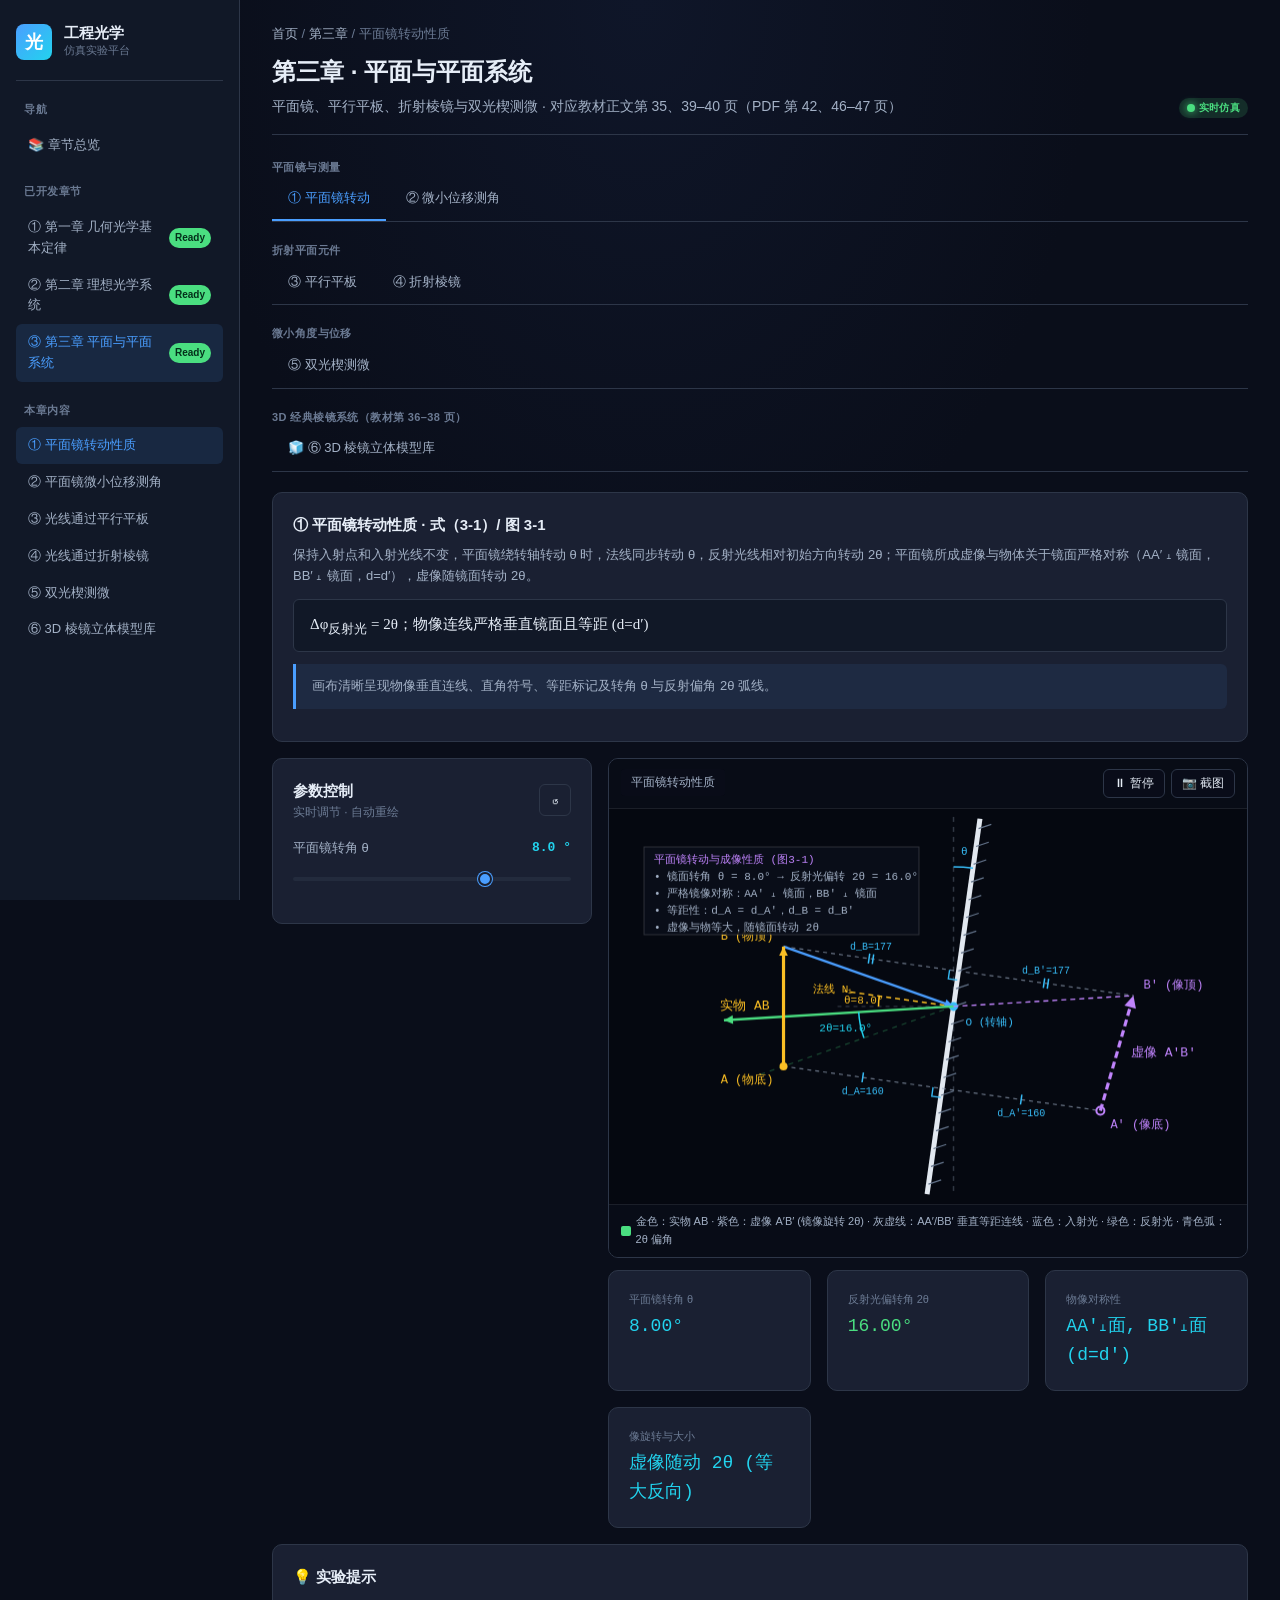
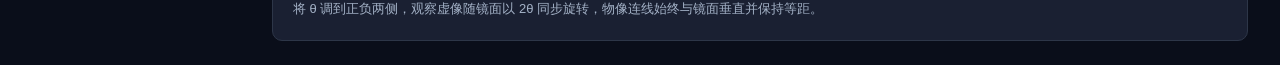
<file: chapters/chapter3.html>
<!DOCTYPE html>
<html lang="zh-CN">
<head>
  <meta charset="UTF-8" />
  <meta name="viewport" content="width=device-width, initial-scale=1.0" />
  <title>第三章 平面与平面系统 · 工程光学仿真平台</title>
  <link rel="icon" type="image/svg+xml" href="../favicon.svg" />
  <link rel="stylesheet" href="../css/style.css?v=20260912a" />
</head>
<body>
  <div class="app">
        <aside class="sidebar">
      <div class="sidebar-header">
        <div class="logo">光</div>
        <div>
          <div class="logo-text">工程光学</div>
          <div class="logo-subtitle">仿真实验平台</div>
        </div>
      </div>

      <div class="nav-section">
        <div class="nav-title">导航</div>
        <ul class="nav-list">
          <li class="nav-item"><a href="../index.html">📚 章节总览</a></li>
        </ul>
      </div>

      <div class="nav-section">
        <div class="nav-title">已开发章节</div>
        <ul class="nav-list">
          <li class="nav-item"><a href="chapter1.html">① 第一章 几何光学基本定律<span class="nav-badge">Ready</span></a></li>
          <li class="nav-item"><a href="chapter2.html">② 第二章 理想光学系统<span class="nav-badge">Ready</span></a></li>
          <li class="nav-item active"><a href="chapter3.html">③ 第三章 平面与平面系统<span class="nav-badge">Ready</span></a></li>
        </ul>
      </div>

      <div class="nav-section">
        <div class="nav-title">本章内容</div>
        <ul class="nav-list" id="topic-nav"></ul>
      </div>
    </aside>

    <main class="main">
      <div class="breadcrumb"><a href="../index.html">首页</a> / <a href="chapter3.html">第三章</a> / <span id="bc-topic">平面镜转动性质</span></div>
      <div class="page-header"><div><h1 class="page-title">第三章 · 平面与平面系统</h1><p class="page-subtitle">平面镜、平行平板、折射棱镜与双光楔测微 · 对应教材正文第 35、39–40 页（PDF 第 42、46–47 页）</p></div><span class="pill pill-green"><span class="dot"></span> 实时仿真</span></div>

      <div class="chapter9-tab-group-title">平面镜与测量</div>
      <div class="tabs" id="mirror-tabs"><div class="tab active" data-topic="plane-mirror-rotation">① 平面镜转动</div><div class="tab" data-topic="mirror-measurement">② 微小位移测角</div></div>
      <div class="chapter9-tab-group-title">折射平面元件</div>
      <div class="tabs" id="plate-tabs"><div class="tab" data-topic="parallel-plate">③ 平行平板</div><div class="tab" data-topic="prism">④ 折射棱镜</div></div>
      <div class="chapter9-tab-group-title">微小角度与位移</div>
      <div class="tabs" id="wedge-tabs"><div class="tab" data-topic="double-wedge">⑤ 双光楔测微</div></div>
      <div class="chapter9-tab-group-title">3D 经典棱镜系统（教材第 36–38 页）</div>
      <div class="tabs" id="prism3d-tabs"><div class="tab" data-topic="prism-3d">🧊 ⑥ 3D 棱镜立体模型库</div></div>

      <div class="card mb-4" id="theory-card"></div>
      <div class="grid workspace-grid">
        <div class="card" id="controls-panel"><div class="card-header"><div><div class="card-title">参数控制</div><div class="card-subtitle">实时调节 · 自动重绘</div></div><button class="btn btn-ghost btn-icon" id="reset-btn" title="恢复默认">↺</button></div><div id="controls"></div></div>
        <div><div class="viz-container" id="viz" style="height:500px;"><div class="viz-header"><div class="viz-title" id="viz-title">—</div><div class="viz-toolbar"><button class="btn" id="play-btn">⏸ 暂停</button><button class="btn" id="snapshot-btn">📷 截图</button></div></div><canvas id="canvas"></canvas><div class="viz-legend" id="legend"></div></div><div class="grid grid-3 mt-3" id="readouts"></div></div>
      </div>
      <div class="card mt-4"><div class="card-title mb-2">💡 实验提示</div><div class="text-secondary" id="hints" style="font-size:13px;line-height:1.8;"></div></div>
    </main>
  </div>

  <script src="../js/sim-core.js?v=20260912a"></script>
  <script src="../js/sim-geometric.js?v=20260912a"></script>
  <script>
    const TOPICS = {
      "plane-mirror-rotation": { name: "平面镜转动性质", sidebar: "① 平面镜转动性质", theory: '<div class="card-title mb-2">① 平面镜转动性质 · 式（3-1）/ 图 3-1</div><div class="text-secondary" style="font-size:13px;margin-bottom:12px;">保持入射点和入射光线不变，平面镜绕转轴转动 θ 时，法线同步转动 θ，反射光线相对初始方向转动 2θ；平面镜所成虚像与物体关于镜面严格对称（AA′ ⟂ 镜面，BB′ ⟂ 镜面，d=d′），虚像随镜面转动 2θ。</div><div class="formula">Δφ<sub>反射光</sub> = 2θ；物像连线严格垂直镜面且等距 (d=d′)</div><div class="note">画布清晰呈现物像垂直连线、直角符号、等距标记及转角 θ 与反射偏角 2θ 弧线。</div>', hints: "将 θ 调到正负两侧，观察虚像随镜面以 2θ 同步旋转，物像连线始终与镜面垂直并保持等距。", legend: "金色：实物 AB · 紫色：虚像 A′B′ (镜像旋转 2θ) · 灰虚线：AA′/BB′ 垂直等距连线 · 蓝色：入射光 · 绿色：反射光 · 青色弧：2θ 偏角" },
      "mirror-measurement": { name: "平面镜微小位移与角度测量", sidebar: "② 平面镜微小位移测角", theory: '<div class="card-title mb-2">② 平面镜微小位移与角度测量 · 式（3-2）/ 图 3-2</div><div class="text-secondary" style="font-size:13px;margin-bottom:12px;">刻有标尺的焦面 F 点经准直物镜后成为平行光；平面镜绕光轴支点偏转小角度 θ 后，平行光线严格交于倾斜镜面无穿模，反射光偏转 2θ 并由透镜会聚到 F₁。测杆长 a、位移 x，则 θ≈x/a。</div><div class="formula">θ ≈ x/a；FF₁ = f′tan(2θ) ≈ 2f′θ = (2f′/a)x</div><div class="note">画布完整标注平面镜转角 θ、反射光转角 2θ、测杆支点距 a、位移 x 及焦面位移 FF₁，光线与倾斜镜面精准交接。</div>', hints: "调节微小位移 x 或支点距 a，观察镜面倾角 θ 标注弧与反射光转角 2θ，验证焦平面像点 FF₁ 的线性位移与光学放大效应。", legend: "蓝色：准直入射光 · 绿色：返回会聚光 · 黄色：倾斜镜面(标注转角 θ) · 灰色：测杆 a 与位移 x · 紫色：焦面位移 FF₁" },
      "parallel-plate": { name: "光线通过平行平板", sidebar: "③ 光线通过平行平板", theory: '<div class="card-title mb-2">③ 光线通过平行平板 · 教材 PDF 第 42 页式（3-3）（3-4）</div><div class="text-secondary" style="font-size:13px;margin-bottom:12px;">平行平板由两个相互平行的折射面组成，出射光线与入射光线平行，但会产生侧向位移和轴向位移。</div><div class="formula">ΔT = d sin(I₁−I₁′)/cos I₁′；ΔL′ = d[1−tan I₁′/tan I₁]</div><div class="note">近轴时 ΔL′≈d(1−1/n)，平板不改变近轴放大率，但不同孔径角的光线轴向位移不同。</div>', hints: "分别改变厚度、折射率和入射角，验证侧向位移随 d 增大、随入射角变化；出射方向保持平行。", legend: "蓝色：入射光 · 紫色：板内折射光 · 绿色：出射光 · 黄色虚线：无平板参考" },
      prism: { name: "光线通过折射棱镜", sidebar: "④ 光线通过折射棱镜", theory: '<div class="card-title mb-2">④ 光线通过折射棱镜 · 教材 PDF 第 46 页式（3-6）（3-7）</div><div class="text-secondary" style="font-size:13px;margin-bottom:12px;">棱镜使光线产生偏向角 δ，δ 是入射角、顶角 α 和折射率 n 的函数；在对称入射时取得最小偏向角。</div><div class="formula">δ = I₁ + I₂′ − α；sin[(α+δₘ)/2] = n sin(α/2)</div><div class="note">右侧曲线给出偏向角随入射角的变化，最低点对应最小偏向角测量法。</div>', hints: "改变顶角和折射率，观察偏向曲线最低点；把入射角调到对称位置，可用 δₘ 反推 n。", legend: "蓝色：入射光 · 紫色：棱镜内光线 · 绿色：出射光 · 黄色：δ-I 曲线" },
      "double-wedge": { name: "双光楔测微", sidebar: "⑤ 双光楔测微", theory: '<div class="card-title mb-2">⑤ 双光楔测微 · 教材 PDF 第 46–47 页式（3-9）（3-10）</div><div class="text-secondary" style="font-size:13px;margin-bottom:12px;">两块小楔角光楔相对旋转或沿轴向微移，都能把微小机械量变成可观测的出射光偏向或垂轴位移。</div><div class="formula">δ = 2α(n−1)cosφ；Δy = α(n−1)Δz</div><div class="note">当两光楔同向放置时偏向最大；相对转过 90° 时偏向降为零；平移测量则给出线性位移转换关系。</div>', hints: "先扫描 φ，观察 cosφ 曲线；再改变 Δz，验证垂轴位移与轴向位移成正比。", legend: "蓝/粉：两块光楔 · 青色：δ-φ 曲线 · 粉色：Δy-Δz 曲线" },
      "prism-3d": { 
        name: "3D 经典棱镜立体模型库（教材 P36–38）", 
        sidebar: "⑥ 3D 棱镜立体模型库", 
        theory: '<div class="card-title mb-2">3D 经典棱镜系统 · 教材第 36–38 页（图 3-4 ~ 图 3-11）</div><div class="text-secondary" style="font-size:13px;margin-bottom:12px;">系统完整构建了教材正文第 36–38 页全部 10 大类（15 种形态）3D 棱镜模型：包括<b>一次反射棱镜</b>（直角棱镜、等腰棱镜、道威棱镜水平及旋转状态）；<b>二次反射棱镜</b>（半五角、30°直角、五角棱镜、直角折返、斜方棱镜）；<b>特种与复合棱镜</b>（直角屋脊棱镜、施密特棱镜、立方角锥全向回归反射器、3-CCD 分色棱镜组）；以及<b>转像棱镜系统</b>（普罗 I 型双直角正交组合、普罗 II 型紧凑胶合系统）。</div><div class="formula">物坐标 (x,y,z) -> 棱镜折/反射 -> 像坐标 (x′,y′,z′)；奇数次反射成镜像，偶数次反射保持原手性</div><div class="note">支持鼠标在画布中按住左键自由 3D 旋转视角、滚轮缩放；道威棱镜可调节转角验证“转θ像转2θ”；五角棱镜可微摆验证 90° 恒定偏角；角反射器可调节三维入射角验证全向反向回归。</div>', 
        hints: "在控制面板选择不同的 3D 棱镜模型；在画布上按住鼠标左键任意拖拽旋转视角，滑动滚轮缩放；调节道威棱镜转角或光束模式观察立体光路。", 
        legend: "🔴 X轴 · 🟢 Y轴 · 🔵 Z轴 · 🟡 空间光线与折/反射光路 · 🟨 镀银反射面 · 🟣 屋脊面 · 🔵🔴 3-CCD分色膜" 
      },
    };
    const tabs = document.querySelectorAll(".tabs .tab");
    const nav = document.getElementById("topic-nav");
    Object.entries(TOPICS).forEach(([key, topic], index) => {
      const li = document.createElement("li");
      li.className = "nav-item" + (index === 0 ? " active" : "");
      li.innerHTML = `<a href="#" data-key="${key}">${topic.sidebar}</a>`;
      nav.appendChild(li);
    });
    const navItems = [...nav.querySelectorAll(".nav-item")];
    let simInstance;
    function switchTopic(key) {
      const topic = TOPICS[key];
      tabs.forEach((tab) => tab.classList.toggle("active", tab.dataset.topic === key));
      navItems.forEach((item) => item.classList.toggle("active", item.querySelector("a").dataset.key === key));
      document.getElementById("theory-card").innerHTML = topic.theory;
      document.getElementById("bc-topic").textContent = topic.name;
      document.getElementById("viz-title").textContent = topic.name;
      document.getElementById("hints").innerHTML = topic.hints;
      document.getElementById("legend").innerHTML = `<div class="viz-legend-item"><span class="viz-legend-dot" style="background:#4ade80"></span>${topic.legend}</div>`;
      if (simInstance) simInstance.destroy(); 
      if (key === "prism-3d") {
        const PrismClass = window.Prism3DSim || Prism3DSim;
        simInstance = new PrismClass("canvas", "controls", key);
      } else {
        const GeoClass = window.GeometricSim || GeometricSim;
        simInstance = new GeoClass("canvas", "controls", key);
      }
      const isPlaying = Boolean(simInstance.params?.play || simInstance.params?.autoRotate);
      document.getElementById("play-btn").textContent = isPlaying ? "⏸ 暂停" : "▶ 播放";
      document.getElementById("reset-btn").onclick = () => {
        simInstance.reset();
        const p = Boolean(simInstance.params?.play || simInstance.params?.autoRotate);
        document.getElementById("play-btn").textContent = p ? "⏸ 暂停" : "▶ 播放";
      };
      document.getElementById("play-btn").onclick = (event) => simInstance.togglePlay(event.currentTarget);
      document.getElementById("snapshot-btn").onclick = () => simInstance.snapshot();
    }
    tabs.forEach((tab) => tab.addEventListener("click", () => switchTopic(tab.dataset.topic)));
    navItems.forEach((item) => item.querySelector("a").addEventListener("click", (event) => {
      event.preventDefault();
      switchTopic(event.currentTarget.dataset.key);
    }));
    document.addEventListener("DOMContentLoaded", () => switchTopic("plane-mirror-rotation"));
  </script>
</body>
</html>
</file>
<file: css/style.css>
/* =========================================
   Engineering Optics Simulation Lab
   Shared Stylesheet
   ========================================= */

:root {
  --bg-primary: #0a0e1a;
  --bg-secondary: #111827;
  --bg-card: #1a2032;
  --bg-elevated: #232b3d;
  --border: #2d3648;
  --border-light: #3a4358;
  --text-primary: #e6edf7;
  --text-secondary: #a3b1c6;
  --text-muted: #6b7a93;
  --accent-blue: #4a9eff;
  --accent-cyan: #22d3ee;
  --accent-purple: #a78bfa;
  --accent-pink: #f472b6;
  --accent-orange: #fb923c;
  --accent-green: #4ade80;
  --accent-red: #f87171;
  --accent-yellow: #fbbf24;
  --gradient-1: linear-gradient(135deg, #4a9eff 0%, #22d3ee 100%);
  --gradient-2: linear-gradient(135deg, #a78bfa 0%, #f472b6 100%);
  --gradient-3: linear-gradient(135deg, #fb923c 0%, #fbbf24 100%);
  --gradient-4: linear-gradient(135deg, #4ade80 0%, #22d3ee 100%);
  --shadow-sm: 0 2px 4px rgba(0, 0, 0, 0.3);
  --shadow-md: 0 4px 12px rgba(0, 0, 0, 0.4);
  --shadow-lg: 0 8px 24px rgba(0, 0, 0, 0.5);
  --radius-sm: 6px;
  --radius-md: 10px;
  --radius-lg: 16px;
  --transition: all 0.25s cubic-bezier(0.4, 0, 0.2, 1);
}

* {
  margin: 0;
  padding: 0;
  box-sizing: border-box;
}

html, body {
  height: 100%;
  font-family: -apple-system, BlinkMacSystemFont, "Segoe UI", "PingFang SC",
    "Microsoft YaHei", Roboto, "Helvetica Neue", Arial, sans-serif;
  font-size: 14px;
  line-height: 1.6;
  color: var(--text-primary);
  background: var(--bg-primary);
  -webkit-font-smoothing: antialiased;
  -moz-osx-font-smoothing: grayscale;
}

body {
  background: radial-gradient(ellipse at top, #0f1629 0%, #0a0e1a 50%);
  min-height: 100vh;
}

a {
  color: var(--accent-blue);
  text-decoration: none;
  transition: var(--transition);
}

a:hover {
  color: var(--accent-cyan);
}

/* =========================================
   Layout
   ========================================= */

.app {
  display: grid;
  grid-template-columns: 240px 1fr;
  min-height: 100vh;
}

.sidebar {
  background: var(--bg-secondary);
  border-right: 1px solid var(--border);
  padding: 24px 16px;
  position: sticky;
  top: 0;
  height: 100vh;
  overflow-y: auto;
}

.sidebar-header {
  display: flex;
  align-items: center;
  gap: 12px;
  padding-bottom: 20px;
  margin-bottom: 20px;
  border-bottom: 1px solid var(--border);
}

.logo {
  width: 36px;
  height: 36px;
  border-radius: 8px;
  background: var(--gradient-1);
  display: flex;
  align-items: center;
  justify-content: center;
  font-weight: 700;
  font-size: 18px;
  color: white;
}

.logo-text {
  font-weight: 600;
  font-size: 15px;
  line-height: 1.2;
}

.logo-subtitle {
  font-size: 11px;
  color: var(--text-muted);
}

.nav-section {
  margin-bottom: 20px;
}

.nav-title {
  font-size: 11px;
  font-weight: 600;
  color: var(--text-muted);
  text-transform: uppercase;
  letter-spacing: 0.5px;
  margin-bottom: 8px;
  padding: 0 8px;
}

.nav-list {
  list-style: none;
}

.nav-item a {
  display: flex;
  align-items: center;
  gap: 10px;
  padding: 8px 12px;
  border-radius: var(--radius-sm);
  color: var(--text-secondary);
  font-size: 13px;
  transition: var(--transition);
}

.nav-item a:hover {
  background: var(--bg-elevated);
  color: var(--text-primary);
}

.nav-item.active a {
  background: rgba(74, 158, 255, 0.12);
  color: var(--accent-blue);
}

.nav-badge {
  margin-left: auto;
  font-size: 10px;
  padding: 2px 6px;
  border-radius: 10px;
  background: var(--accent-green);
  color: #042f1a;
  font-weight: 600;
}

.nav-badge.todo {
  background: var(--bg-elevated);
  color: var(--text-muted);
}

.main {
  padding: 24px 32px;
  min-width: 0;
}

.page-header {
  display: flex;
  align-items: flex-end;
  justify-content: space-between;
  margin-bottom: 24px;
  padding-bottom: 16px;
  border-bottom: 1px solid var(--border);
}

.page-title {
  font-size: 24px;
  font-weight: 700;
  margin-bottom: 4px;
}

.page-subtitle {
  color: var(--text-secondary);
  font-size: 14px;
}

.breadcrumb {
  font-size: 13px;
  color: var(--text-muted);
  margin-bottom: 8px;
}

.breadcrumb a {
  color: var(--text-secondary);
}

.breadcrumb a:hover {
  color: var(--accent-blue);
}

/* =========================================
   Cards
   ========================================= */

.card {
  background: var(--bg-card);
  border: 1px solid var(--border);
  border-radius: var(--radius-md);
  padding: 20px;
  transition: var(--transition);
}

.card:hover {
  border-color: var(--border-light);
}

.card-header {
  display: flex;
  align-items: center;
  justify-content: space-between;
  margin-bottom: 16px;
}

.card-title {
  font-size: 15px;
  font-weight: 600;
}

.card-subtitle {
  font-size: 12px;
  color: var(--text-muted);
}

.grid {
  display: grid;
  gap: 16px;
}

.grid-2 { grid-template-columns: repeat(2, 1fr); }
.grid-3 { grid-template-columns: repeat(3, 1fr); }
.grid-4 { grid-template-columns: repeat(4, 1fr); }

.workspace-grid {
  grid-template-columns: minmax(240px, 320px) minmax(0, 1fr);
  align-items: start;
}

@media (max-width: 1100px) {
  .grid-4 { grid-template-columns: repeat(2, 1fr); }
  .grid-3 { grid-template-columns: repeat(2, 1fr); }
}

@media (max-width: 720px) {
  .grid-2, .grid-3, .grid-4 { grid-template-columns: 1fr; }
  .app { grid-template-columns: 1fr; }
  .sidebar { position: static; height: auto; }
}

@media (max-width: 900px) {
  .workspace-grid { grid-template-columns: 1fr; }
}

/* =========================================
   Chapter Cards (Homepage)
   ========================================= */

.chapter-card {
  position: relative;
  background: var(--bg-card);
  border: 1px solid var(--border);
  border-radius: var(--radius-md);
  padding: 20px;
  cursor: pointer;
  transition: var(--transition);
  overflow: hidden;
}

.chapter-card::before {
  content: "";
  position: absolute;
  inset: 0;
  background: var(--gradient-1);
  opacity: 0;
  transition: var(--transition);
  z-index: 0;
}

.chapter-card > * { position: relative; z-index: 1; }

.chapter-card:hover {
  transform: translateY(-2px);
  border-color: var(--accent-blue);
  box-shadow: var(--shadow-md);
}

.chapter-card.active {
  border-color: var(--accent-blue);
  background: linear-gradient(135deg, rgba(74, 158, 255, 0.08), rgba(34, 211, 238, 0.04));
}

.chapter-card.todo {
  opacity: 0.7;
  cursor: not-allowed;
}

.chapter-card.todo:hover {
  transform: none;
  border-color: var(--border);
  box-shadow: none;
}

.chapter-number {
  font-size: 11px;
  font-weight: 600;
  color: var(--text-muted);
  letter-spacing: 1px;
  margin-bottom: 6px;
}

.chapter-name {
  font-size: 15px;
  font-weight: 600;
  margin-bottom: 8px;
  line-height: 1.4;
}

.chapter-desc {
  font-size: 12px;
  color: var(--text-secondary);
  margin-bottom: 12px;
  min-height: 36px;
}

.chapter-footer {
  display: flex;
  align-items: center;
  justify-content: space-between;
  font-size: 11px;
}

.chapter-status {
  display: inline-flex;
  align-items: center;
  gap: 4px;
  padding: 3px 8px;
  border-radius: 10px;
  font-weight: 600;
}

.chapter-status.ready {
  background: rgba(74, 222, 128, 0.15);
  color: var(--accent-green);
}

.chapter-status.todo {
  background: var(--bg-elevated);
  color: var(--text-muted);
}

.chapter-arrow {
  color: var(--text-muted);
  transition: var(--transition);
}

.chapter-card:hover .chapter-arrow {
  color: var(--accent-blue);
  transform: translateX(2px);
}

/* =========================================
   Form Controls
   ========================================= */

.control-group {
  margin-bottom: 16px;
}

.control-row {
  display: flex;
  align-items: center;
  justify-content: space-between;
  margin-bottom: 6px;
}

.control-label {
  font-size: 13px;
  color: var(--text-secondary);
}

.control-value {
  font-size: 13px;
  color: var(--accent-cyan);
  font-family: "JetBrains Mono", "Consolas", monospace;
  font-weight: 600;
}

input[type="range"] {
  width: 100%;
  height: 4px;
  background: var(--bg-elevated);
  border-radius: 2px;
  appearance: none;
  outline: none;
  cursor: pointer;
}

input[type="range"]::-webkit-slider-thumb {
  appearance: none;
  width: 14px;
  height: 14px;
  border-radius: 50%;
  background: var(--accent-blue);
  cursor: pointer;
  border: 2px solid var(--bg-card);
  box-shadow: 0 0 0 1px var(--accent-blue);
  transition: var(--transition);
}

input[type="range"]::-webkit-slider-thumb:hover {
  transform: scale(1.2);
  background: var(--accent-cyan);
}

input[type="range"]::-moz-range-thumb {
  width: 14px;
  height: 14px;
  border-radius: 50%;
  background: var(--accent-blue);
  cursor: pointer;
  border: 2px solid var(--bg-card);
}

input[type="number"], input[type="text"] {
  background: var(--bg-elevated);
  border: 1px solid var(--border);
  color: var(--text-primary);
  padding: 6px 10px;
  border-radius: var(--radius-sm);
  font-size: 13px;
  font-family: "JetBrains Mono", "Consolas", monospace;
  outline: none;
  width: 100%;
  transition: var(--transition);
}

input[type="number"]:focus, input[type="text"]:focus {
  border-color: var(--accent-blue);
  background: var(--bg-card);
}

select {
  background: var(--bg-elevated);
  border: 1px solid var(--border);
  color: var(--text-primary);
  padding: 6px 10px;
  border-radius: var(--radius-sm);
  font-size: 13px;
  cursor: pointer;
  outline: none;
  width: 100%;
  transition: var(--transition);
}

select:focus {
  border-color: var(--accent-blue);
}

/* =========================================
   Buttons
   ========================================= */

.btn {
  display: inline-flex;
  align-items: center;
  justify-content: center;
  gap: 6px;
  padding: 8px 16px;
  border: 1px solid var(--border);
  background: var(--bg-elevated);
  color: var(--text-primary);
  border-radius: var(--radius-sm);
  font-size: 13px;
  font-weight: 500;
  cursor: pointer;
  transition: var(--transition);
}

.btn:hover {
  border-color: var(--accent-blue);
  background: var(--bg-card);
}

.btn-primary {
  background: var(--gradient-1);
  border-color: transparent;
  color: white;
}

.btn-primary:hover {
  filter: brightness(1.1);
  transform: translateY(-1px);
}

.btn-ghost {
  background: transparent;
}

.btn-icon {
  padding: 6px;
  width: 32px;
  height: 32px;
}

.btn-group {
  display: inline-flex;
  border: 1px solid var(--border);
  border-radius: var(--radius-sm);
  overflow: hidden;
}

.btn-group .btn {
  border-radius: 0;
  border: none;
  border-right: 1px solid var(--border);
}

.btn-group .btn:last-child {
  border-right: none;
}

.btn-group .btn.active {
  background: var(--accent-blue);
  color: white;
}

/* =========================================
   Visualizations / Canvas
   ========================================= */

.viz-container {
  position: relative;
  background: #050810;
  border: 1px solid var(--border);
  border-radius: var(--radius-md);
  overflow: hidden;
  min-height: 320px;
  display: flex;
  flex-direction: column;
}

.viz-container canvas {
  display: block;
  width: 100%;
  height: auto;
  min-height: 0;
  flex: 1 1 auto;
}

.viz-header {
  position: static;
  display: flex;
  justify-content: space-between;
  align-items: flex-start;
  gap: 10px;
  flex: 0 0 auto;
  padding: 10px 12px;
  border-bottom: 1px solid rgba(255, 255, 255, 0.08);
  background: rgba(10, 14, 26, 0.72);
  pointer-events: none;
  z-index: 2;
}

.viz-title {
  min-width: 0;
  max-width: calc(100% - 150px);
  font-size: 12px;
  color: var(--text-secondary);
  background: rgba(10, 14, 26, 0.7);
  padding: 4px 10px;
  border-radius: 4px;
  backdrop-filter: blur(4px);
  white-space: nowrap;
  overflow: hidden;
  text-overflow: ellipsis;
}

.viz-toolbar {
  position: static;
  flex: 0 0 auto;
  display: flex;
  gap: 6px;
  pointer-events: auto;
  z-index: 2;
}

.viz-toolbar .btn {
  background: rgba(10, 14, 26, 0.85);
  backdrop-filter: blur(4px);
  font-size: 12px;
  padding: 5px 10px;
}

.viz-legend {
  position: static;
  flex: 0 0 auto;
  display: flex;
  flex-wrap: wrap;
  gap: 12px;
  font-size: 11px;
  color: var(--text-secondary);
  min-height: 34px;
  padding: 8px 12px;
  border-top: 1px solid rgba(255, 255, 255, 0.08);
  background: rgba(10, 14, 26, 0.76);
  overflow-x: auto;
  pointer-events: none;
}

.viz-legend-item {
  display: flex;
  align-items: center;
  gap: 5px;
}

.viz-legend-dot {
  width: 10px;
  height: 10px;
  border-radius: 2px;
}

/* =========================================
   Tabs / Sub-topics
   ========================================= */

.tabs {
  display: flex;
  gap: 4px;
  border-bottom: 1px solid var(--border);
  margin-bottom: 20px;
  overflow-x: auto;
}

.tab {
  padding: 10px 16px;
  color: var(--text-secondary);
  cursor: pointer;
  border-bottom: 2px solid transparent;
  transition: var(--transition);
  white-space: nowrap;
  font-size: 13px;
  font-weight: 500;
}

.tab-group-title,
.chapter8-tab-group-title,
.chapter9-tab-group-title {
  margin: 8px 0 2px;
  color: var(--text-muted);
  font-size: 11px;
  font-weight: 600;
  letter-spacing: 0.4px;
}

.tab-group-title.scattering-title,
.chapter8-tab-group-title.scattering-title {
  margin-top: 14px;
}

.nav-divider {
  padding: 9px 8px 4px;
  color: var(--text-muted);
  font-size: 10px;
  letter-spacing: 0.3px;
  border-top: 1px solid rgba(255, 255, 255, 0.08);
  margin-top: 8px;
}

.tab:hover {
  color: var(--text-primary);
}

.tab.active {
  color: var(--accent-blue);
  border-bottom-color: var(--accent-blue);
}

/* =========================================
   Formula / Math
   ========================================= */

.formula {
  background: var(--bg-secondary);
  border: 1px solid var(--border);
  border-radius: var(--radius-sm);
  padding: 12px 16px;
  margin: 8px 0;
  font-family: "Cambria Math", "STIX", "Times New Roman", serif;
  font-size: 15px;
  color: var(--text-primary);
  overflow-x: auto;
}

.formula-label {
  font-size: 11px;
  color: var(--text-muted);
  margin-bottom: 4px;
  text-transform: uppercase;
  letter-spacing: 0.5px;
}

.note {
  background: rgba(74, 158, 255, 0.08);
  border-left: 3px solid var(--accent-blue);
  padding: 12px 16px;
  border-radius: 0 var(--radius-sm) var(--radius-sm) 0;
  font-size: 13px;
  color: var(--text-secondary);
  margin: 12px 0;
}

/* =========================================
   Status indicator
   ========================================= */

.dot {
  display: inline-block;
  width: 8px;
  height: 8px;
  border-radius: 50%;
  background: var(--accent-green);
  box-shadow: 0 0 8px var(--accent-green);
  animation: pulse 2s infinite;
}

@keyframes pulse {
  0%, 100% { opacity: 1; }
  50% { opacity: 0.5; }
}

/* =========================================
   Utilities
   ========================================= */

.text-mono {
  font-family: "JetBrains Mono", "Consolas", monospace;
}

.text-muted { color: var(--text-muted); }
.text-secondary { color: var(--text-secondary); }

.flex { display: flex; }
.flex-col { flex-direction: column; }
.items-center { align-items: center; }
.justify-between { justify-content: space-between; }
.gap-2 { gap: 8px; }
.gap-3 { gap: 12px; }
.gap-4 { gap: 16px; }

.mt-2 { margin-top: 8px; }
.mt-3 { margin-top: 12px; }
.mt-4 { margin-top: 16px; }
.mb-2 { margin-bottom: 8px; }
.mb-3 { margin-bottom: 12px; }
.mb-4 { margin-bottom: 16px; }

.w-full { width: 100%; }

.scroll-x {
  overflow-x: auto;
  scrollbar-width: thin;
}

::-webkit-scrollbar {
  width: 8px;
  height: 8px;
}

::-webkit-scrollbar-track {
  background: var(--bg-secondary);
}

::-webkit-scrollbar-thumb {
  background: var(--bg-elevated);
  border-radius: 4px;
}

::-webkit-scrollbar-thumb:hover {
  background: var(--border-light);
}

/* =========================================
   Status pill for chapter list
   ========================================= */
.pill {
  display: inline-flex;
  align-items: center;
  gap: 4px;
  font-size: 10px;
  padding: 2px 8px;
  border-radius: 10px;
  font-weight: 600;
  letter-spacing: 0.3px;
}

.pill-green { background: rgba(74, 222, 128, 0.15); color: var(--accent-green); }
.pill-blue { background: rgba(74, 158, 255, 0.15); color: var(--accent-blue); }
.pill-gray { background: var(--bg-elevated); color: var(--text-muted); }
.pill-purple { background: rgba(167, 139, 250, 0.15); color: var(--accent-purple); }
.pill-orange { background: rgba(251, 146, 60, 0.15); color: var(--accent-orange); }

/* =========================================
   Readout values in metric cards
   ========================================= */
.readout-value {
  font-family: "JetBrains Mono", "Consolas", monospace;
  font-size: 18px;
  font-weight: 600;
  color: var(--accent-cyan);
  margin-top: 4px;
}
</file>
